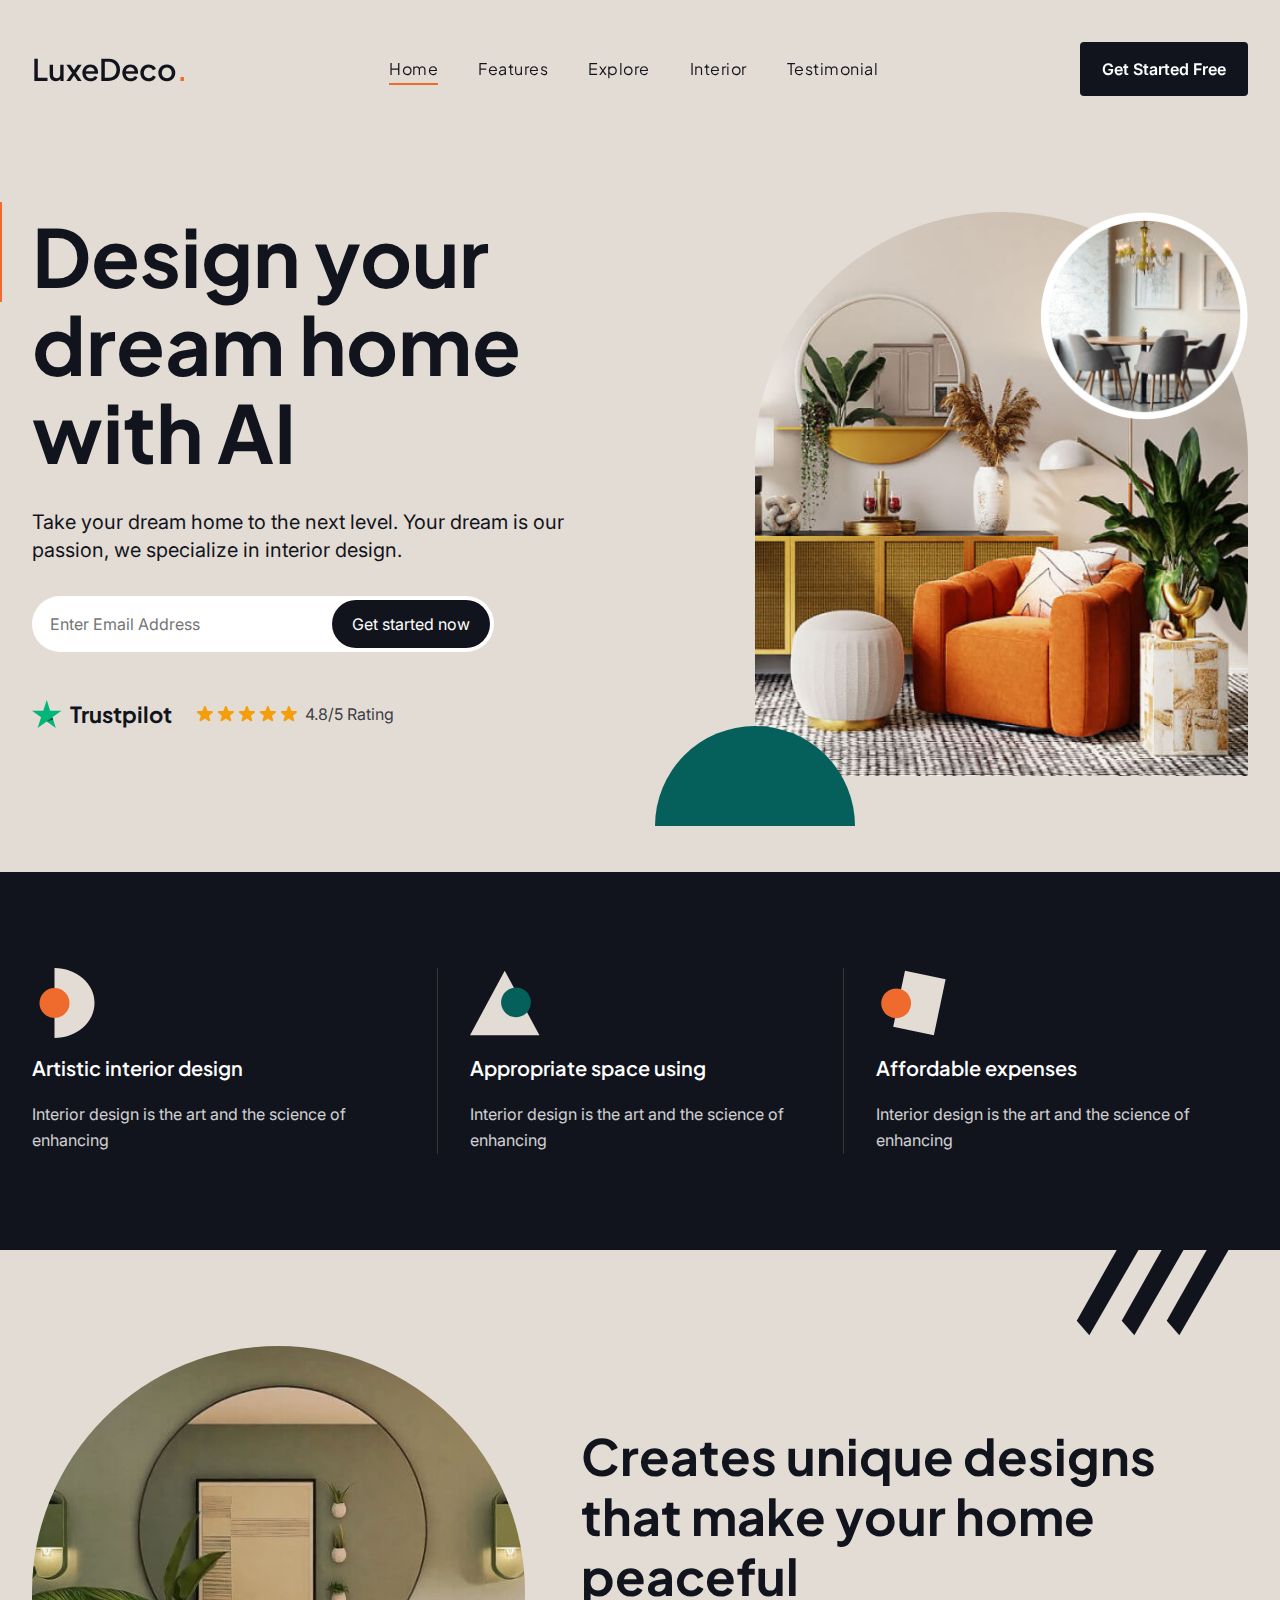
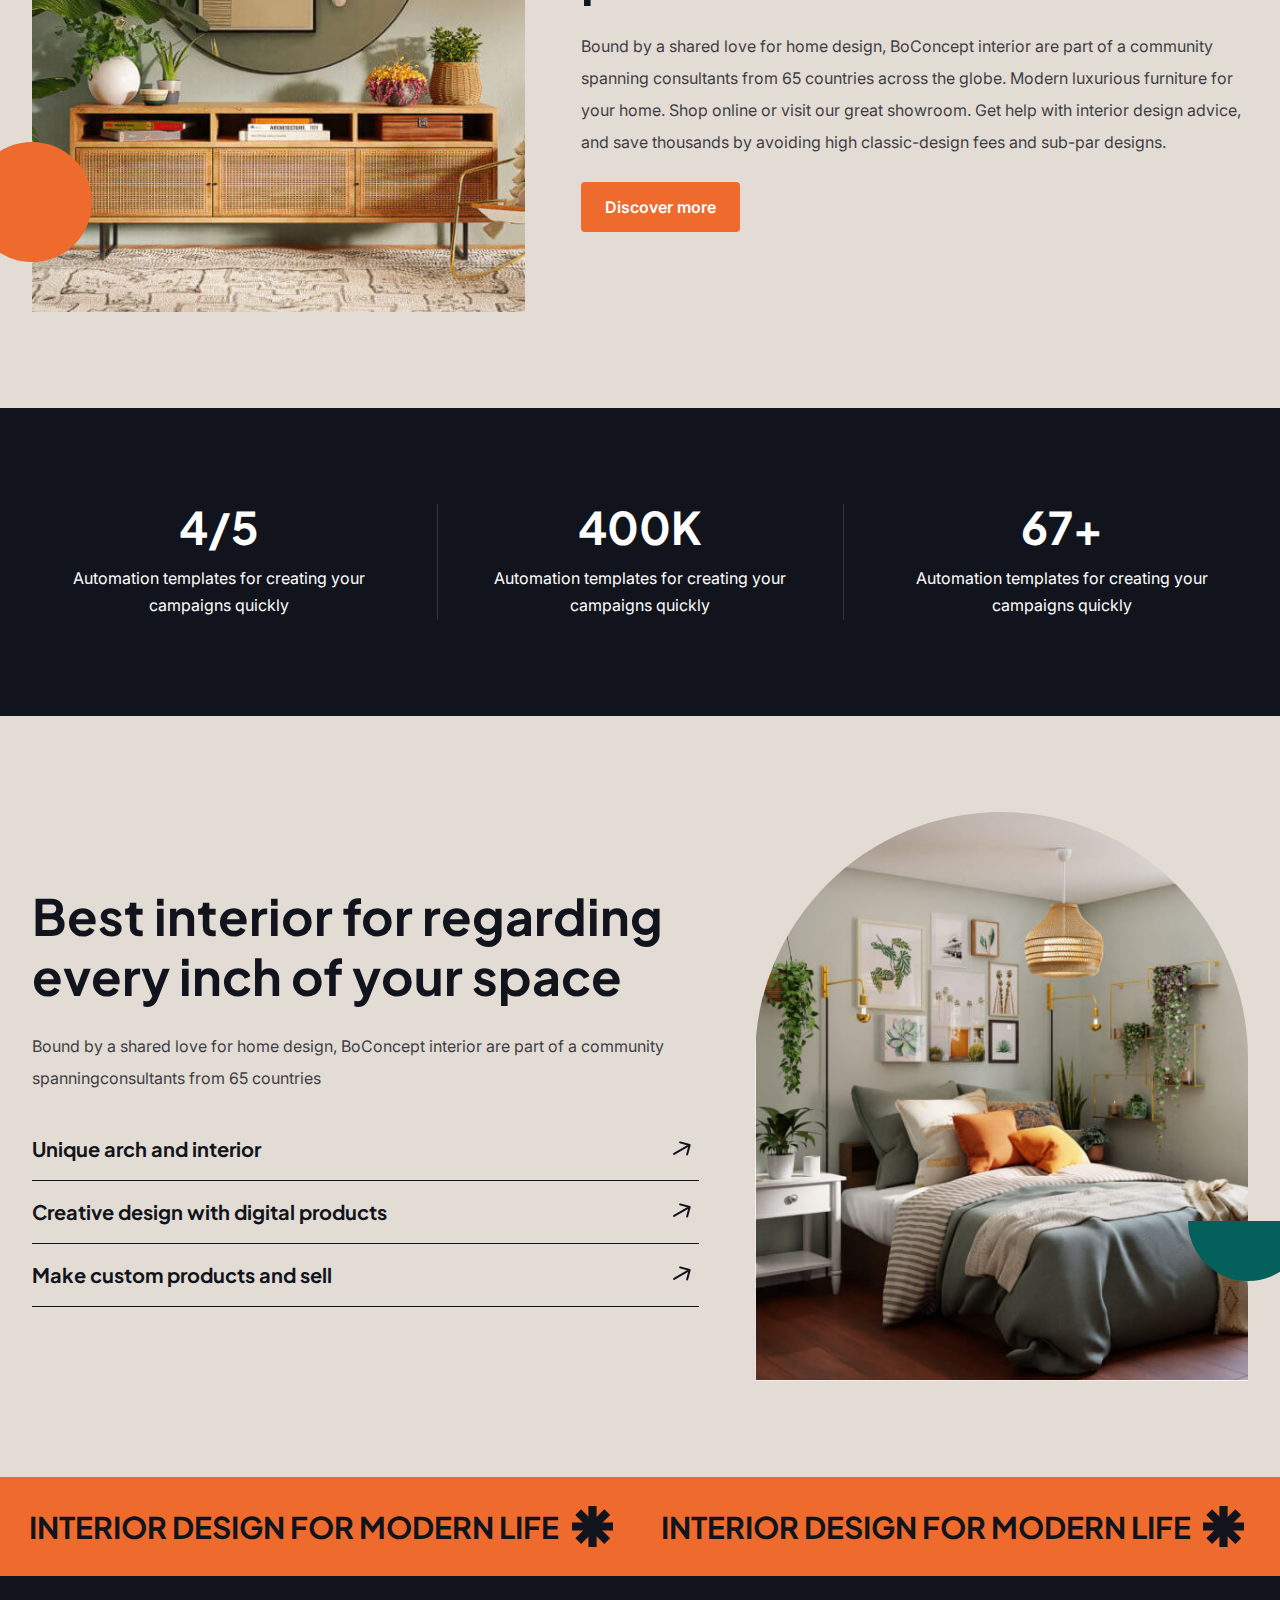
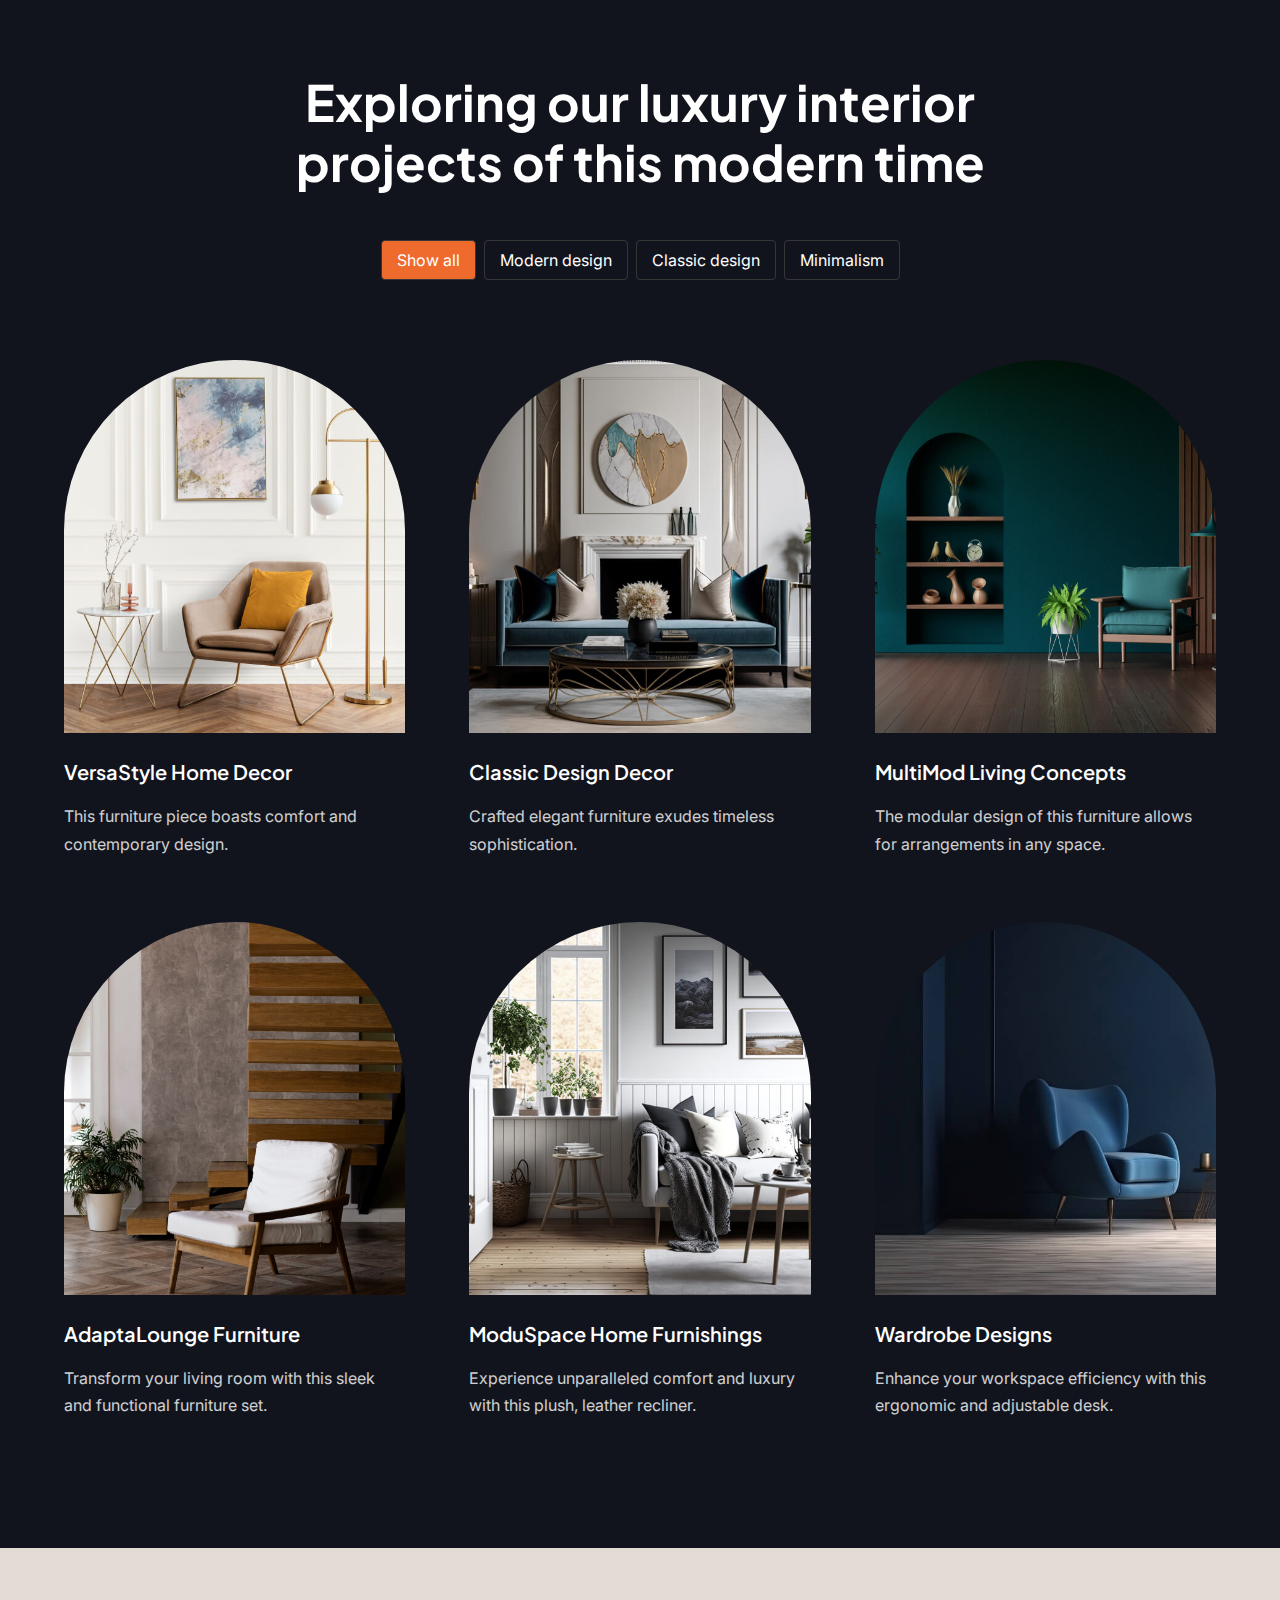
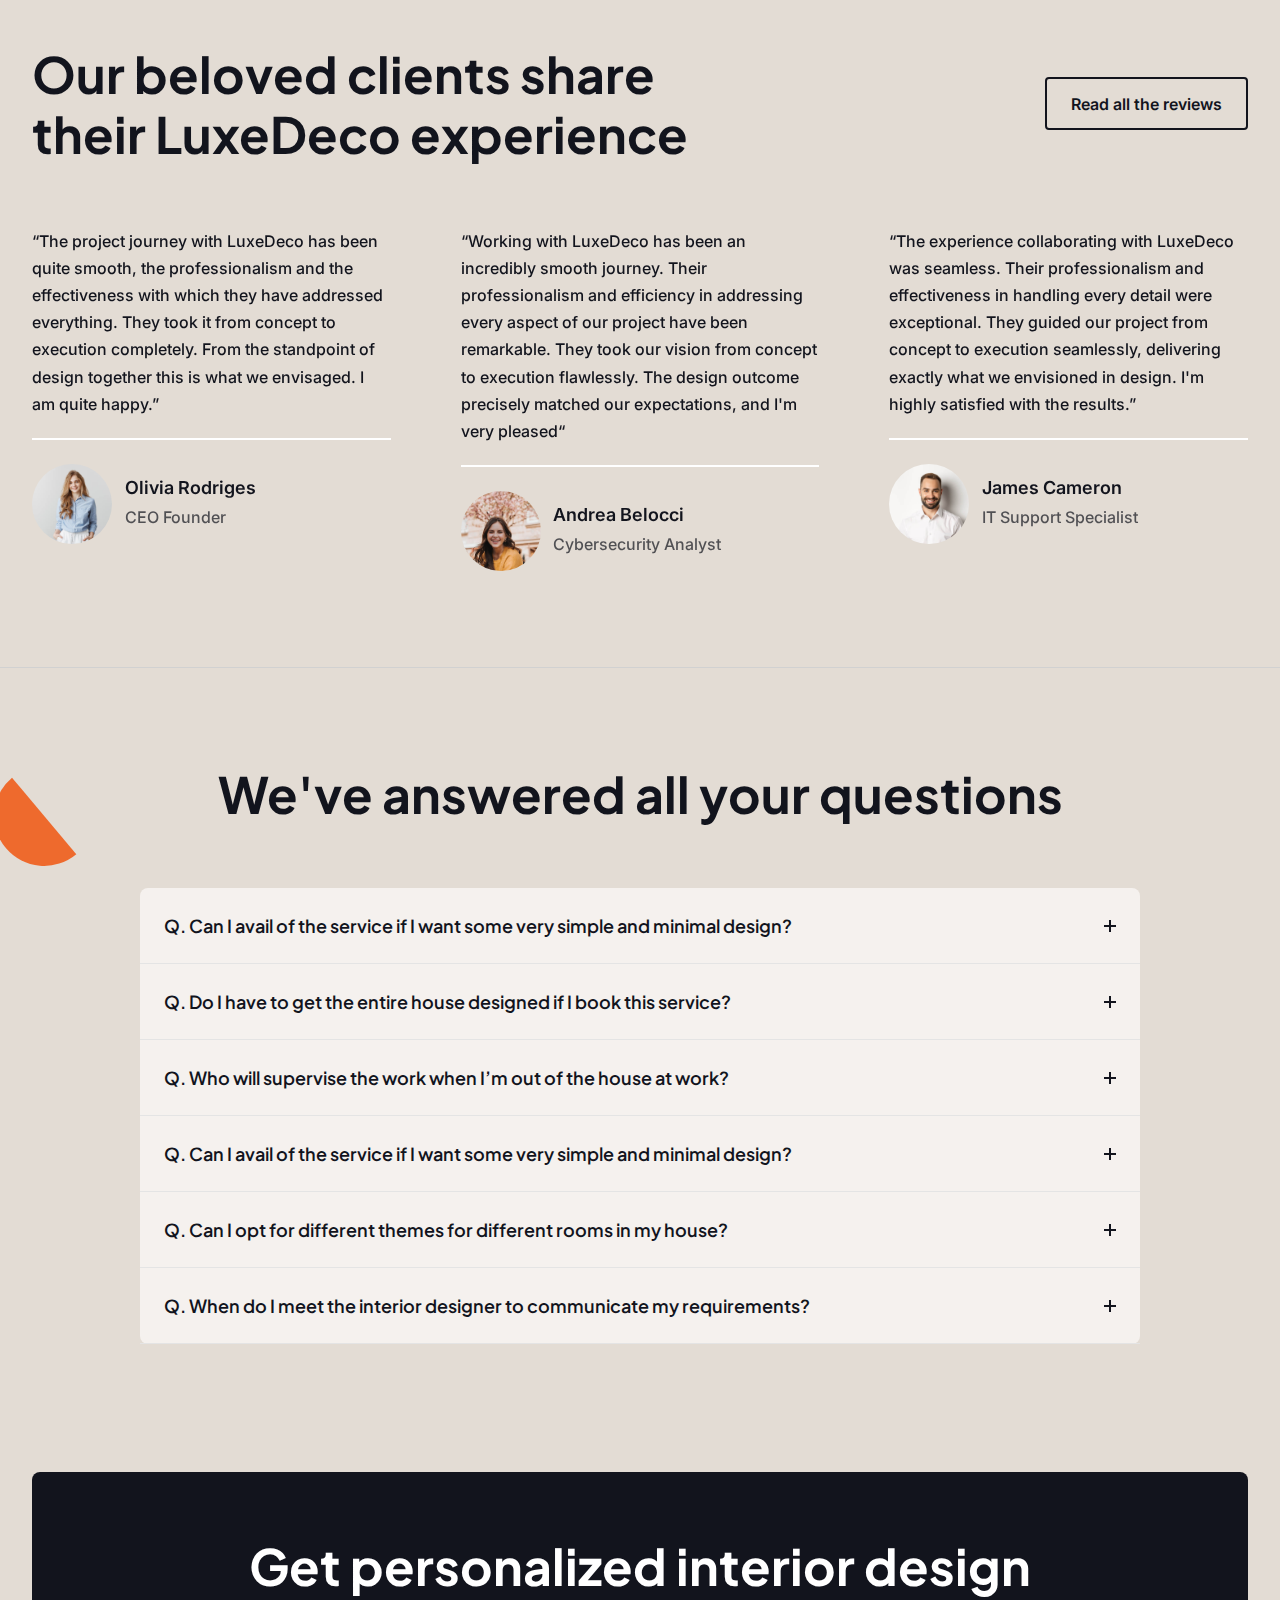
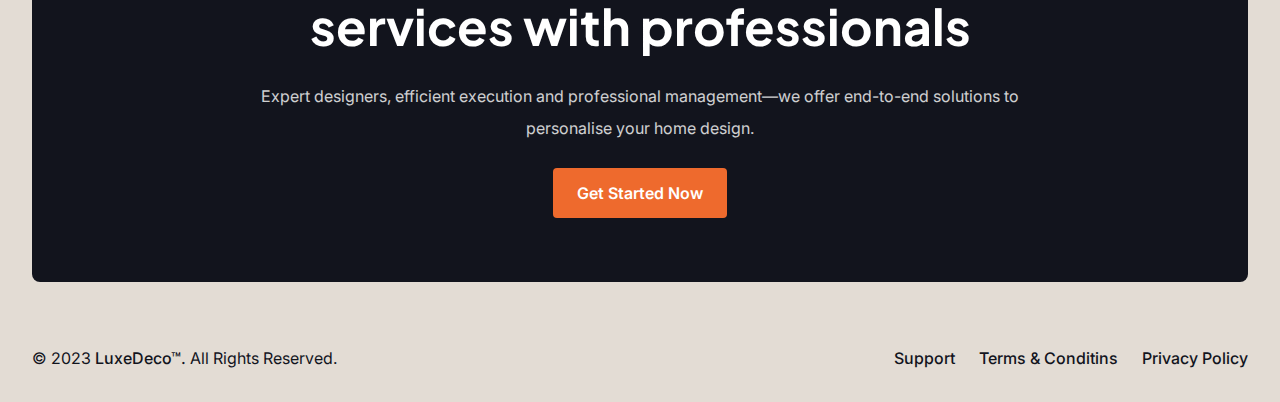
<file: index.html>
<!doctype html>
<html lang="zxx">

<head>
    <meta charset="UTF-8" />
    <meta http-equiv="X-UA-Compatible" content="IE=edge" />
    <meta name="viewport" content="width=device-width, initial-scale=1, shrink-to-fit=no">
    <meta name="author" content="MIGOTHEMES"/>
    <meta name="keywords" content="LuxeDeco - Portfolio Template" />
    <meta name="description" content="LuxeDeco - Portfolio Template" />
    <title>LuxeDeco - Portfolio Template</title>
    <link rel="shortcut icon" type="image/x-icon" href="favicon.ico" />
    <link rel="preconnect" href="https://fonts.googleapis.com">
    <link rel="preconnect" href="https://fonts.gstatic.com" crossorigin>
    <link href="https://fonts.googleapis.com/css2?family=Inter:wght@400;500;600&family=Plus+Jakarta+Sans:wght@500;600;700&display=swap" rel="stylesheet">
    <link rel="stylesheet" type="text/css" href="src/css/vendor/owl-carousel/owl.carousel.min.css">
    <link rel="stylesheet" type="text/css" href="src/css/vendor/magnific/magnific-popup.min.css">

    <link rel="stylesheet" type="text/css" href="src/css/style.css">

</head>
<body class="body">
      <!-- PRELOADER -->
    <div id="preloader">
        <div class="loader-wrapper">
            <span class="loader"></span>
        </div>
    </div>

     <!-- Header -->
     <header class="primary-header" data-header>
        <div class="container">
            <a href="#" class="logo">
                <h4>LuxeDeco<span class="dot">.</span></h4>
            </a>
            <nav class="navbar" data-navbar>
                <div class="wrapper">
                    <div class="header-logo logo">
                        <h4>LuxeDeco<span class="dot">.</span></h4>
                    </div>
                    <button class="nav-close-btn" aria-label="close menu" data-nav-toggler>
                        <img src="src/img/close.svg" alt="">
                    </button>
                </div>
                <ul class="navbar-list scroll-it">
                    <li class="navbar-item">
                        <a href="#" class="navbar-link" data-scroll-nav="0" data-nav-link>Home</a>
                    </li>
                    <li class="navbar-item">
                        <a href="#" class="navbar-link" data-scroll-nav="1" data-nav-link>Features</a>
                    </li>
                    <li class="navbar-item">
                        <a href="#" class="navbar-link" data-scroll-nav="2" data-nav-link>Explore</a>
                    </li>
                    <li class="navbar-item">
                        <a href="#" class="navbar-link" data-scroll-nav="3" data-nav-link>Interior</a>
                    </li>
                    <li class="navbar-item">
                        <a href="#" class="navbar-link" data-scroll-nav="4" data-nav-link>Testimonial</a>
                    </li>
                </ul>
            </nav>
            <div class="header-actions">
                <div class="btn-1">
                    <a href="#">Get Started Free</a>
                </div>
                <button class="header-action-btn" aria-label="open menu" data-nav-toggler>
                    <div type="button" class="burger-menu" aria-hidden="true">
                        <span></span>
                        <span></span>
                        <span></span>
                    </div>
                </button>
            </div>
            <div class="overlay" data-nav-toggler data-overlay></div>
        </div>
    </header>
    <main class="main-wrapper">
        
        <!-- Hero section -->
        <section data-scroll-index="0" class="hero-section section">
            <div class="container">
                <div class="hero-box">
                    <div class="hero-item">
                        <div class="hero-text">
                            <h1>Design your dream home with AI</h1>
                            <p>Take your dream home to the next level. Your dream is our passion, we specialize in interior design.</p>
                            <div class="shape"></div>
                        </div>
                        <form class="email-form" action="#">
                            <div class="email-box">
                                <input type="text" placeholder="Enter Email Address">
                                <button><span>Get started now</span></button>
                            </div>
                        </form>
                        <div class="rating-box">
                            <div class="rating-item">
                                <img src="src/img/Hero/trust-pilot.svg" alt="">
                                <h6>Trustpilot</h6>
                            </div>
                            <div class="rating-item">
                                <div class="rating-stars">
                                    <div class="rating-star"><img src="src/img/Hero/rating-star.svg" alt=""></div>
                                    <div class="rating-star"><img src="src/img/Hero/rating-star.svg" alt=""></div>
                                    <div class="rating-star"><img src="src/img/Hero/rating-star.svg" alt=""></div>
                                    <div class="rating-star"><img src="src/img/Hero/rating-star.svg" alt=""></div>
                                    <div class="rating-star"><img src="src/img/Hero/rating-star.svg" alt=""></div>
                                </div>
                                <p>4.8/5 Rating</p>
                            </div>
                        </div>
                    </div>
                    <div class="hero-item">
                        <div class="hero-image">
                            <div class="hero-effect"><img src="src/img/Hero/hero-small.png" alt=""></div>
                            <div class="shape"></div>
                            <img src="src/img/Hero/hero-interior.jpg" alt="">
                        </div>
                    </div>
                </div>
            </div>
        </section>
        <!-- Hero section end -->

        <!-- Artistic section -->
        <section data-scroll-index="1"  class="artistic-section section">
            <div class="container">
                <div class="artistic-box">
                    <div class="artistic-item">
                        <img class="artistic-icon" src="src/img/Atristic/artistic-icon-1.svg" alt="">
                        <h5>Artistic interior design</h5>
                        <p>Interior design is the art and the science of enhancing </p>
                    </div>
                    <div class="artistic-item">
                        <img class="artistic-icon" src="src/img/Atristic/artistic-icon-2.svg" alt="">
                        <h5>Appropriate space using</h5>
                        <p>Interior design is the art and the science of enhancing </p>
                    </div>
                    <div class="artistic-item">
                        <img class="artistic-icon" src="src/img/Atristic/artistic-icon-3.svg" alt="">
                        <h5>Affordable expenses</h5>
                        <p>Interior design is the art and the science of enhancing </p>
                    </div>
                </div>
            </div>
        </section>
        <!-- Artistic section end -->

        <!-- Discover section -->
        <section class="discover-section section">
            <div class="container">
                <div class="lines-shape">
                    <img src="src/img/Discover/lines-shape.svg" alt="">
                </div>
                <div class="discover-box">
                    <div class="discover-item">
                        <div class="discover-image">
                            <div class="shape"></div>
                            <img src="src/img/Discover/discover-interior.jpg" alt="">
                        </div>                     
                    </div>
                    <div class="discover-item">
                        <div class="discover-text section-text">
                            <h3>Creates unique designs that make your home peaceful</h3>
                            <p>Bound by a shared love for home design, 
                                BoConcept interior are part of a community spanning consultants 
                                from 65 countries across the globe. Modern luxurious furniture for your home. 
                                Shop online or visit our great showroom. Get help with interior design advice, 
                                and save thousands by avoiding high classic-design fees and sub-par designs.
                            </p>
                        </div>
                        <div class="btn-2"><a href="#">Discover more</a></div>
                    </div>
                </div>
            </div>
        </section>
        <!-- Discover section end -->

        <!-- Counter section -->
        <section class="counter-section section">
            <div class="container">
                <div class="counter-box">
                    <div class="counter-item">
                        <h4><span class="counter">4</span>/5</h4>
                        <p>Automation templates for creating your campaigns quickly</p>
                    </div>
                    <div class="counter-item">
                        <h4><span class="counter">400</span>K</h4>
                        <p>Automation templates for creating your campaigns quickly</p>
                    </div>
                    <div class="counter-item">
                        <h4><span class="counter">67</span>+</h4>
                        <p>Automation templates for creating your campaigns quickly</p>
                    </div>
                </div>
            </div>
        </section>
        <!-- Counter section end -->

        <!-- Unique section -->
        <section data-scroll-index="2" class="unique-section section">
            <div class="container">
                <div class="unique-box">
                    <div class="unique-item">
                        <div class="unique-text section-text">
                            <h3>Best interior for regarding every inch of your space</h3>
                            <p>Bound by a shared love for home design, BoConcept interior are part of a community spanningconsultants from 65 countries</p>
                        </div>
                        <ul class="unique-products">
                            <li class="products-box">
                                <h5>Unique arch and interior</h5>
                                <a href="#"><img src="src/img/Unique/arrow-right.svg" alt=""></a>
                            </li>
                            <li class="products-box">
                                <h5>Creative design with digital products</h5>
                                <a href="#"><img src="src/img/Unique/arrow-right.svg" alt=""></a>
                            </li>
                            <li class="products-box">
                                <h5>Make custom products and sell</h5>
                                <a href="#"><img src="src/img/Unique/arrow-right.svg" alt=""></a>
                            </li>
                        </ul>
                    </div>
                    <div class="unique-item">
                        <div class="unique-image">
                            <div class="shape"></div>
                            <img src="src/img/Unique/unique-interior.jpg" alt="">
                        </div>
                    </div>
                </div>
            </div>
        </section>  
        <!-- Unique section end -->

        <!-- Scroller section -->
        <section class="scroller-section">
            <div class="scroller-box">
                <ul class="scroller-list">   
                    <li class="scroller-item">
                        <h3>INTERIOR DESIGN FOR MODERN LIFE</h3>
                        <img src="src/img/scroller-icon.svg" alt="">
                    </li>
                    <li class="scroller-item">
                        <h3>INTERIOR DESIGN FOR MODERN LIFE</h3>
                        <img src="src/img/scroller-icon.svg" alt="">
                    </li>
                    <li class="scroller-item">
                        <h3>INTERIOR DESIGN FOR MODERN LIFE</h3>
                        <img src="src/img/scroller-icon.svg" alt="">
                    </li>                                 
                </ul>
              </div>
        </section>
        <!-- Scroller section end -->

        <!-- Masonry section -->
        <section data-scroll-index="3" class="masonry-section section">
            <div class="container">
                <div class="section-text">
                    <h3>Exploring our luxury interior projects of this modern time</h3>
                </div>
                <div class="button-group-wrap">
                    <div id="filters" class="button-group filter-button-group">
                        <button class="masonry-button is-checked" data-filter="*">Show all</button>
                        <button class="masonry-button" data-filter=".modern-design">Modern design</button>
                        <button class="masonry-button" data-filter=".classic-design">Classic design</button>
                        <button class="masonry-button" data-filter=".minimalism">Minimalism</button>
                    </div>
                </div>
                <div class="masonry-listing lightbox-gallery">
                    <div class="masonry-item modern-design">
                        <div class="masonry-image">
                            <a class="open-button gallery-link" href="#test-popup-1" data-effect="mfp-zoom-in"><img src="src/img/plus.svg" alt=""></a>
                            <img src="src/img/Interior/interior-image-1.jpg" alt="">
                        </div>
                        <div class="masonry-text">
                            <h5>VersaStyle Home Decor</h5>
                            <p>This furniture piece boasts comfort and contemporary design.</p>
                        </div>
        
                        <div id="test-popup-1" class="white-popup mfp-with-anim mfp-hide">
                            <div class="popup-box">
                                <div class="popup-image">
                                    <img src="src/img/Interior/interior-image-1.jpg" alt="">
                                </div>
                                <div class="popup-content">
                                    <div class="popup-title">
                                        <h5>VersaStyle Home Decor</h5>
                                    </div>
                                    <div class="popup-text">
                                        <h6>Description</h6>
                                        <p>Refined design, elegant details, exquisite atmosphere. 
                                            Understated, sophisticated, graceful aesthetics. 
                                            Delicate balance, timeless elegance, precise craftsmanship. 
                                            Functional beauty, luxurious simplicity, harmonious elements.
                                        </p>
                                        <h6>Type</h6>
                                        <p>Versatile design, distinctive features, unique characteristics, 
                                            adaptable style, individualized options.
                                        </p>
                                        <h6>Budget</h6>
                                        <p>Practical costs, flexible pricing, tailored solutions, 
                                            adjustable expenses.
                                        </p>
                                    </div>
                                </div>
                            </div>
                        </div>
                    </div>
                    <div class="masonry-item classic-design">
                        <div class="masonry-image">
                            <a class="open-button gallery-link" href="#test-popup-2" data-effect="mfp-zoom-in"><img src="src/img/plus.svg" alt=""></a>
                            <img src="src/img/Interior/interior-image-7.jpg" alt="">
                        </div>
                        <div class="masonry-text">
                            <h5>Classic Design Decor</h5>
                            <p>Crafted elegant furniture exudes timeless sophistication.</p>
                        </div>
                        <div id="test-popup-2" class="white-popup mfp-with-anim mfp-hide">
                            <div class="popup-box">
                                <div class="popup-image">
                                    <img src="src/img/Interior/interior-image-7.jpg" alt="">
                                </div>
                                <div class="popup-content">
                                    <div class="popup-title">
                                        <h5>Classic Design Decor</h5>
                                    </div>
                                    <div class="popup-text">
                                        <h6>Description</h6>
                                        <p>Refined design, elegant details, exquisite atmosphere. 
                                            Understated, sophisticated, graceful aesthetics. 
                                            Delicate balance, timeless elegance, precise craftsmanship. 
                                            Functional beauty, luxurious simplicity, harmonious elements.
                                        </p>
                                        <h6>Type</h6>
                                        <p>Versatile design, distinctive features, unique characteristics, 
                                            adaptable style, individualized options.
                                        </p>
                                        <h6>Budget</h6>
                                        <p>Practical costs, flexible pricing, tailored solutions, 
                                            adjustable expenses.
                                        </p>
                                    </div>
                                </div>
                            </div>
                        </div>
                    </div>
                    <div class="masonry-item minimalism">
                        <div class="masonry-image">
                            <a class="open-button gallery-link" href="#test-popup-3" data-effect="mfp-zoom-in"><img src="src/img/plus.svg" alt=""></a>
                            <img src="src/img/Interior/interior-image-2.jpg" alt="">
                        </div>
                        <div class="masonry-text">
                            <h5>MultiMod Living Concepts</h5>
                            <p>The modular design of this furniture allows for arrangements in any space.</p>
                        </div>
        
                        <div id="test-popup-3" class="white-popup mfp-with-anim mfp-hide">
                            <div class="popup-box">
                                <div class="popup-image">
                                    <img src="src/img/Interior/interior-image-2.jpg" alt="">
                                </div>
                                <div class="popup-content">
                                    <div class="popup-title">
                                        <h5>MultiMod Living Concepts</h5>
                                    </div>
                                    <div class="popup-text">
                                        <h6>Description</h6>
                                        <p>Refined design, elegant details, exquisite atmosphere. 
                                            Understated, sophisticated, graceful aesthetics. 
                                            Delicate balance, timeless elegance, precise craftsmanship. 
                                            Functional beauty, luxurious simplicity, harmonious elements.
                                        </p>
                                        <h6>Type</h6>
                                        <p>Versatile design, distinctive features, unique characteristics, 
                                            adaptable style, individualized options.
                                        </p>
                                        <h6>Budget</h6>
                                        <p>Practical costs, flexible pricing, tailored solutions, 
                                            adjustable expenses.
                                        </p>
                                    </div>
                                </div>
                            </div>
                        </div>
                    </div>
                    <div class="masonry-item minimalism">
                        <div class="masonry-image">
                            <a class="open-button gallery-link" href="#test-popup-4" data-effect="mfp-zoom-in"><img src="src/img/plus.svg" alt=""></a>
                            <img src="src/img/Interior/interior-image-3.jpg" alt="">
                        </div>
                        <div class="masonry-text">
                            <h5>AdaptaLounge Furniture</h5>
                            <p>Transform your living room with this sleek and functional furniture set.</p>
                        </div>
        
                        <div id="test-popup-4" class="white-popup mfp-with-anim mfp-hide">
                            <div class="popup-box">
                                <div class="popup-image">
                                    <img src="src/img/Interior/interior-image-3.jpg" alt="">
                                </div>
                                <div class="popup-content">
                                    <div class="popup-title">
                                        <h5>AdaptaLounge Furniture</h5>
                                    </div>
                                    <div class="popup-text">
                                        <h6>Description</h6>
                                        <p>Refined design, elegant details, exquisite atmosphere. 
                                            Understated, sophisticated, graceful aesthetics. 
                                            Delicate balance, timeless elegance, precise craftsmanship. 
                                            Functional beauty, luxurious simplicity, harmonious elements.
                                        </p>
                                        <h6>Type</h6>
                                        <p>Versatile design, distinctive features, unique characteristics, 
                                            adaptable style, individualized options.
                                        </p>
                                        <h6>Budget</h6>
                                        <p>Practical costs, flexible pricing, tailored solutions, 
                                            adjustable expenses.
                                        </p>
                                    </div>
                                </div>
                            </div>
                        </div>
                    </div>
                    <div class="masonry-item modern-design">
                        <div class="masonry-image">
                            <a class="open-button gallery-link" href="#test-popup-5" data-effect="mfp-zoom-in"><img src="src/img/plus.svg" alt=""></a>
                            <img src="src/img/Interior/interior-image-4.jpg" alt="">
                        </div>
                        <div class="masonry-text">
                            <h5>ModuSpace Home Furnishings</h5>
                            <p>Experience unparalleled comfort and luxury with this plush, leather recliner.</p>
                        </div>
        
                        <div id="test-popup-5" class="white-popup mfp-with-anim mfp-hide">
                            <div class="popup-box">
                                <div class="popup-image">
                                    <img src="src/img/Interior/interior-image-4.jpg" alt="">
                                </div>
                                <div class="popup-content">
                                    <div class="popup-title">
                                        <h5>ModuSpace Home Furnishings</h5>
                                    </div>
                                    <div class="popup-text">
                                        <h6>Description</h6>
                                        <p>Refined design, elegant details, exquisite atmosphere. 
                                            Understated, sophisticated, graceful aesthetics. 
                                            Delicate balance, timeless elegance, precise craftsmanship. 
                                            Functional beauty, luxurious simplicity, harmonious elements.
                                        </p>
                                        <h6>Type</h6>
                                        <p>Versatile design, distinctive features, unique characteristics, 
                                            adaptable style, individualized options.
                                        </p>
                                        <h6>Budget</h6>
                                        <p>Practical costs, flexible pricing, tailored solutions, 
                                            adjustable expenses.
                                        </p>
                                    </div>
                                </div>
                            </div>
                        </div>
                    </div>
                    <div class="masonry-item classic-design">
                        <div class="masonry-image">
                            <a class="open-button gallery-link" href="#test-popup-6" data-effect="mfp-zoom-in"><img src="src/img/plus.svg" alt=""></a>
                            <img src="src/img/Interior/interior-image-5.jpg" alt="">
                        </div>
                        <div class="masonry-text">
                            <h5>Wardrobe Designs</h5>
                            <p>Enhance your workspace efficiency with this ergonomic and adjustable desk.</p>
                        </div>
        
                        <div id="test-popup-6" class="white-popup mfp-with-anim mfp-hide">
                            <div class="popup-box">
                                <div class="popup-image">
                                    <img src="src/img/Interior/interior-image-5.jpg" alt="">
                                </div>
                                <div class="popup-content">
                                    <div class="popup-title">
                                        <h5>Wardrobe Designs</h5>
                                    </div>
                                    <div class="popup-text">
                                        <h6>Description</h6>
                                        <p>Refined design, elegant details, exquisite atmosphere. 
                                            Understated, sophisticated, graceful aesthetics. 
                                            Delicate balance, timeless elegance, precise craftsmanship. 
                                            Functional beauty, luxurious simplicity, harmonious elements.
                                        </p>
                                        <h6>Type</h6>
                                        <p>Versatile design, distinctive features, unique characteristics, 
                                            adaptable style, individualized options.
                                        </p>
                                        <h6>Budget</h6>
                                        <p>Practical costs, flexible pricing, tailored solutions, 
                                            adjustable expenses.
                                        </p>
                                    </div>
                                </div>
                            </div>
                        </div>
                    </div>
                </div>
            </div>
        </section>
        <!-- Masonry section end -->

        <!-- Testimonial section -->
        <section data-scroll-index="4" class="testimonial-section section">
            <div class="container">
                <div class="section-text">
                    <h3>Our beloved clients share their LuxeDeco experience</h3>
                    <div class="btn-3"><a href="#">Read all the reviews</a></div>
                </div>
                <div id="testimonial-carousel" class="testimonial-carousel owl-carousel" data-loop="true" data-items="3" data-lg-items="3"
                    data-md-items="2" data-autoplay="true" data-autospeed="7000" data-space="70" data-nav-dots="false" data-nav-arrow="false" data-smartspeed="500"> 
                    <div class="testimonial-item bg-neutral-100">
                        <div class="testimonial-text">
                            <p>
                                “The project journey with LuxeDeco has been quite smooth, 
                                the professionalism and the effectiveness  with which they have addressed everything. 
                                They took it from concept to execution completely. 
                                From the standpoint of design together this is what we envisaged. I am quite happy.”
                            </p>
                        </div>
                        <div class="testimonial-info">
                            <div class="testimonial-image">
                                <img src="src/img/Testimonial/testimonial-image-1.jpg" alt="">
                            </div>
                            <div>
                                <p class="testimonial-name">Olivia Rodriges</p>
                                <span class="testimonial-prof">CEO Founder</span> 
                            </div>
                        </div>
                    </div>
                    <div class="testimonial-item bg-neutral-200">
                        <div class="testimonial-text">
                            <p>“Working with LuxeDeco has been an incredibly smooth journey. 
                                Their professionalism and efficiency in addressing every aspect of our project have been remarkable. 
                                They took our vision from concept to execution flawlessly. 
                                The design outcome precisely matched our expectations, and I'm very pleased“
                            </p>
                        </div>
                        <div class="testimonial-info">
                            <div class="testimonial-image">
                                <img src="src/img/Testimonial/testimonial-image-2.jpg" alt="">
                            </div>
                            <div>
                                <p class="testimonial-name">Andrea Belocci</p>
                                <span class="testimonial-prof">Cybersecurity Analyst</span>
                            </div>
                        </div>
                    </div>
                    <div class="testimonial-item bg-neutral-300">
                        <div class="testimonial-text">
                            <p>
                                “The experience collaborating with LuxeDeco was seamless. 
                                Their professionalism and effectiveness in handling every detail were exceptional. 
                                They guided our project from concept to execution seamlessly, delivering exactly what we envisioned in design. 
                                I'm highly satisfied with the results.”
                            </p> 
                        </div>
                        <div class="testimonial-info">
                            <div class="testimonial-image">
                                <img src="src/img/Testimonial/testimonial-image-3.jpg" alt="">
                            </div>
                            <div>
                                <p class="testimonial-name">James Cameron</p>
                                <span class="testimonial-prof">IT Support Specialist</span> 
                            </div>
                        </div>
                    </div>
                    <div class="testimonial-item bg-neutral-100">
                        <div class="testimonial-text">
                            <p>
                                “I'm delighted with the partnership with LuxeDeco. 
                                Their professionalism and efficiency in bringing ideas to life have been outstanding. 
                                They navigated our project from conception to completion flawlessly. 
                                The design perfectly aligned with our vision, and I couldn't be happier.“
                            </p>
                        </div>
                        <div class="testimonial-info">
                            <div class="testimonial-image">
                                <img src="src/img/Testimonial/testimonial-image-4.jpg" alt="">
                            </div>
                            <div>
                                <p class="testimonial-name">Mark Johnson</p>
                                <span class="testimonial-prof">Database Administrator</span> 
                            </div>
                        </div>
                    </div>
                    <div class="testimonial-item bg-neutral-300">
                        <div class="testimonial-text">
                            <p>
                                “Lorem ipsum dolor sit amet consectetur adipisicing elit. Quia nihil, libero ex ad numquam iste. Ratione aut quia sequi voluptates delectus, aliquam numquam! Perferendis minima tenetur natus eum.“
                            </p>
                        </div>
                        <div class="testimonial-info">
                            <div class="testimonial-image">
                                <img src="src/img/Testimonial/testimonial-image-5.jpg" alt="">
                            </div>
                            <div>
                                <p class="testimonial-name">Joseph Rodriguez</p>
                                <span class="testimonial-prof">Engineer</span>
                            </div>
                        </div>
                    </div>
                    <div class="testimonial-item bg-neutral-200">
                        <div class="testimonial-text">
                            <p>
                                “LuxeDeco has been phenomenal throughout our project journey. 
                                Their professionalism and effectiveness in execution were commendable. They transformed our concept into reality flawlessly. 
                                The design aspect was precisely what we envisioned. I'm thoroughly satisfied with their work.“
                            </p>
                        </div>
                        <div class="testimonial-info">
                            <div class="testimonial-image">
                                <img src="src/img/Testimonial/testimonial-image-6.jpg" alt="">
                            </div>
                            <div>
                                <p class="testimonial-name">Amelia Williams</p>
                                <span class="testimonial-prof">UI/UX Designer</span>
                            </div>
                        </div>
                    </div>
                </div>
            </div>
        </section>
        <!-- Testimonial section end -->


        <!-- Accordion Section -->
        <section data-scroll-index="5" class="accordion-section section">
            <div class="container">
                <div class="shape"></div>
                <div class="section-text">
                    <h3>We've answered all your questions</h3>
                </div>
                <div class="accordion-box">
                    <div class="accordion-item">
                        <div class="accordion-header">
                            <h6 class="accordion-title">
                                Q. Can I avail of the service if I want some very simple and minimal
                                design?
                            </h6>
                            <div class="accordion-icon"></div>
                        </div>
                        <div class="accordion-body">
                            <p>
                                Absolutely. Beautiful Homes Service offers personalised solutions for your interior design needs. 
                                Our designers talk to you in detail to understand your vision and help you design a space that is in sync.
                            </p>
                        </div>
                    </div>
                    <div class="accordion-item">
                        <div class="accordion-header">
                            <h6 class="accordion-title">
                                Q. Do I have to get the entire house designed if I book this service?
                            </h6>
                            <div class="accordion-icon"></div>
                        </div>
                        <div class="accordion-body">
                            <p>
                                Absolutely. Beautiful Homes Service offers personalised solutions for your interior design needs. 
                                Our designers talk to you in detail to understand your vision and help you design a space that is in sync.
                            </p>
                        </div>
                    </div>
                    <div class="accordion-item">
                        <div class="accordion-header">
                            <h6 class="accordion-title"> Q. Who will supervise the work when I’m out of the house at work?</h6>
                            <div class="accordion-icon"></div>
                        </div>
                        <div class="accordion-body">
                            <p>
                                Absolutely. Beautiful Homes Service offers personalised solutions for your interior design needs. 
                                Our designers talk to you in detail to understand your vision and help you design a space that is in sync.
                            </p>
                        </div>
                    </div>
                    <div class="accordion-item">
                        <div class="accordion-header">
                            <h6 class="accordion-title"> Q. Can I avail of the service if I want some very simple and minimal design?
                            </h6>
                            <div class="accordion-icon"></div>
                        </div>
                        <div class="accordion-body">
                            <p>
                                Absolutely. Beautiful Homes Service offers personalised solutions for your interior design needs. 
                                Our designers talk to you in detail to understand your vision and help you design a space that is in sync.                              
                            </p>
                        </div>
                    </div>
                    <div class="accordion-item">
                        <div class="accordion-header">
                            <h6 class="accordion-title"> Q. Can I opt for different themes for different rooms in my house?</h6>
                            <div class="accordion-icon"></div>
                        </div>
                        <div class="accordion-body">
                            <p>
                                Absolutely. Beautiful Homes Service offers personalised solutions for your interior design needs. 
                                Our designers talk to you in detail to understand your vision and help you design a space that is in sync.
                            </p>
                        </div>
                    </div>
                    <div class="accordion-item">
                        <div class="accordion-header">
                            <h6 class="accordion-title"> Q. When do I meet the interior designer to communicate my requirements?</h6>
                            <div class="accordion-icon"></div>
                        </div>
                        <div class="accordion-body">
                            <p>
                                Absolutely. Beautiful Homes Service offers personalised solutions for your interior design needs. 
                                Our designers talk to you in detail to understand your vision and help you design a space that is in sync.
                            </p>
                        </div>
                    </div>
                </div>
            </div>
        </section>
        <!-- Accordion section end -->

        <!-- CTA Section -->
        <section class="cta-section">
            <div class="container">
                <div class="cta-box">
                    <div class="shape"></div>
                    <div class="cta-text section-text">
                        <h3>Get personalized interior design services with professionals</h3>
                        <p>Expert designers, efficient execution and professional management—we offer end-to-end solutions to personalise your home design.</p> 
                        <div class="btn-2"><a href="#">Get Started Now</a></div>
                    </div>
                </div>
            </div>
        </section>
        <!-- CTA Section end -->
    </main>

    <!-- Footer -->
    <footer class="footer">
        <div class="container">
            <div class="footer-box">
                <div class="copyright-box">
                    © 2023 <a href="#">LuxeDeco™.</a> All Rights Reserved.
                </div>
                <nav class="footer-nav">
                    <ul class="footer-list">
                        <li><a href="#">Support</a></li>
                        <li><a href="#"> Terms & Conditins</a></li>
                        <li><a href="#">Privacy Policy</a></li>
                    </ul>
                </nav>
            </div>
        </div>
    </footer>
    <!-- Footer end -->

    <!-- Scroll to top button -->
    <button type="button" data-scroll-goto="0" class="scroll-to-top"><img src="src/img/arrow-up.svg" alt=""></button>
    <!-- Scroll to top button end -->

    <script src="src/js/jquery-3.7.1.min.js"></script>
    <script src="src/js/vendor/scroll-it/scrollIt.min.js"></script> 
    <script src="src/js/vendor/appear/jquery.appear.js"></script>
    <script src="src/js/vendor/imagesLoaded/imagesLoaded.min.js"></script>
    <script src="src/js/main.js"></script>
</body>

</html>
</file>
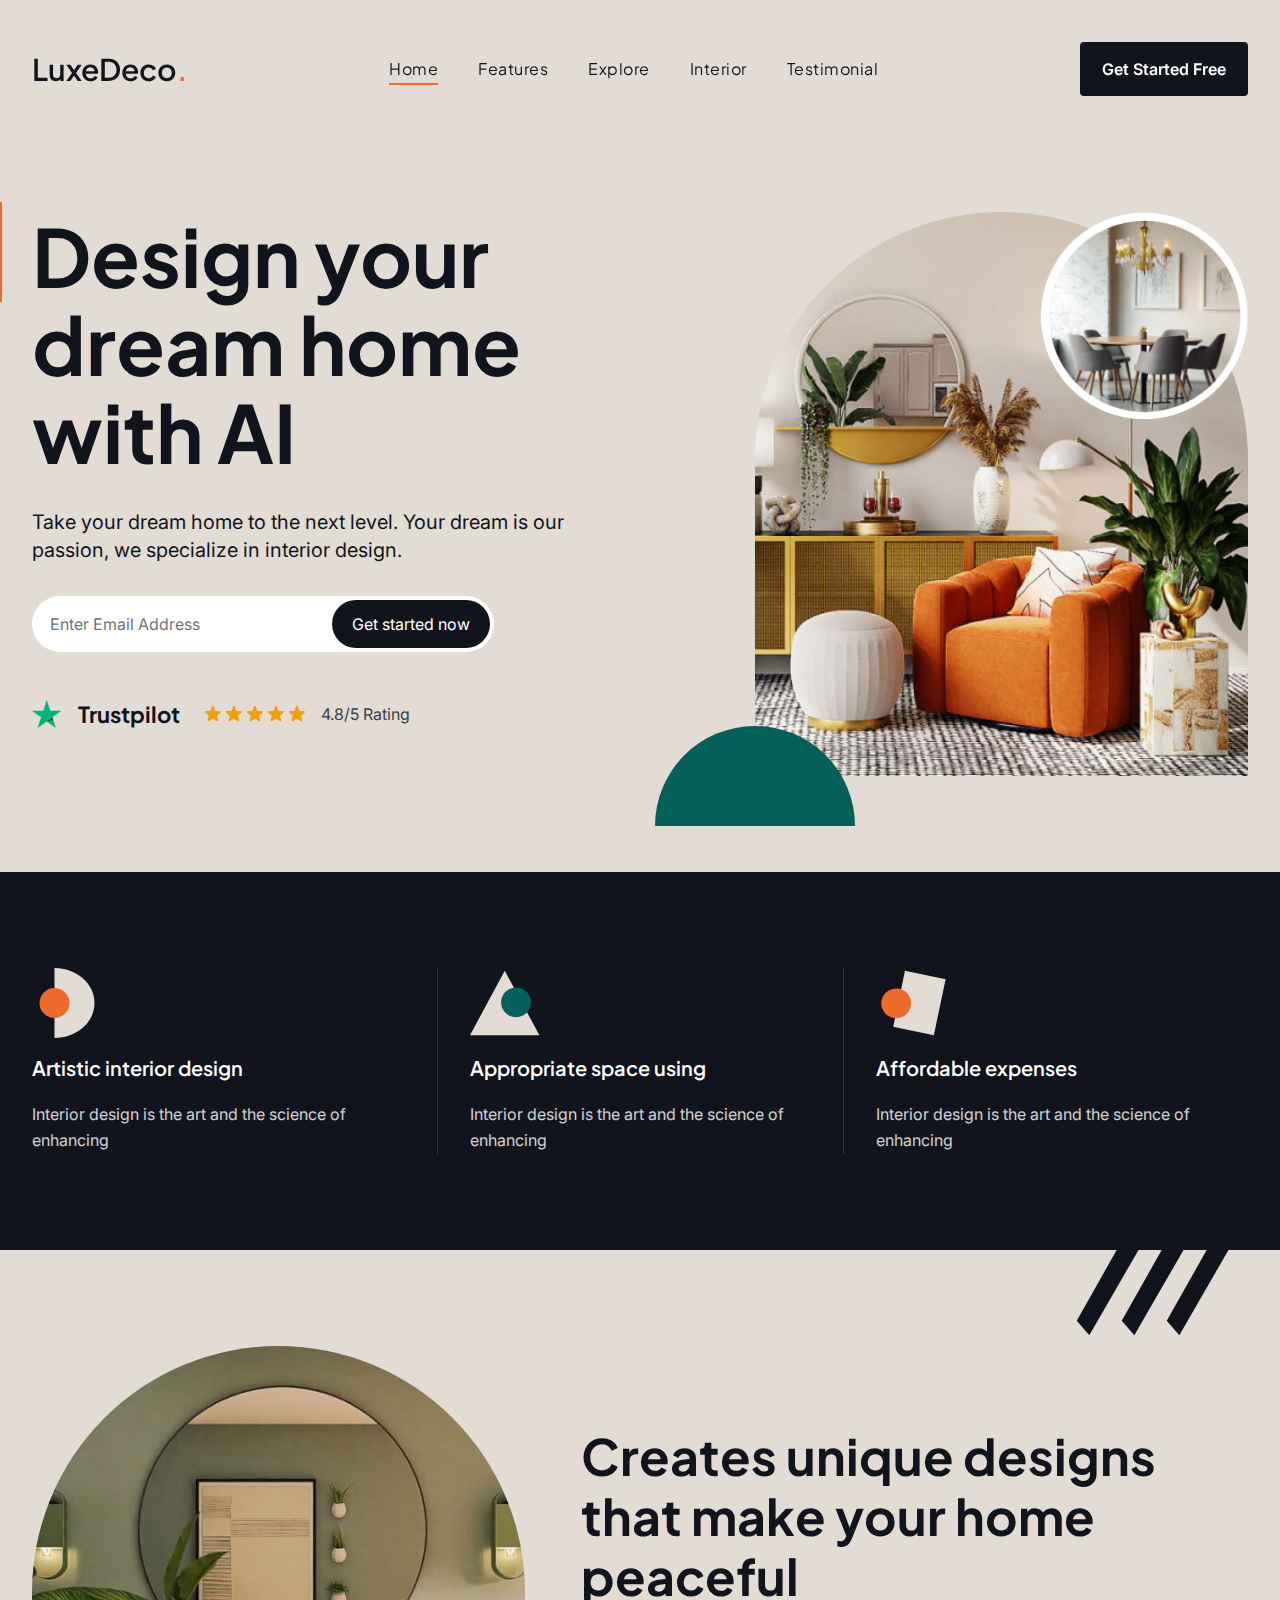
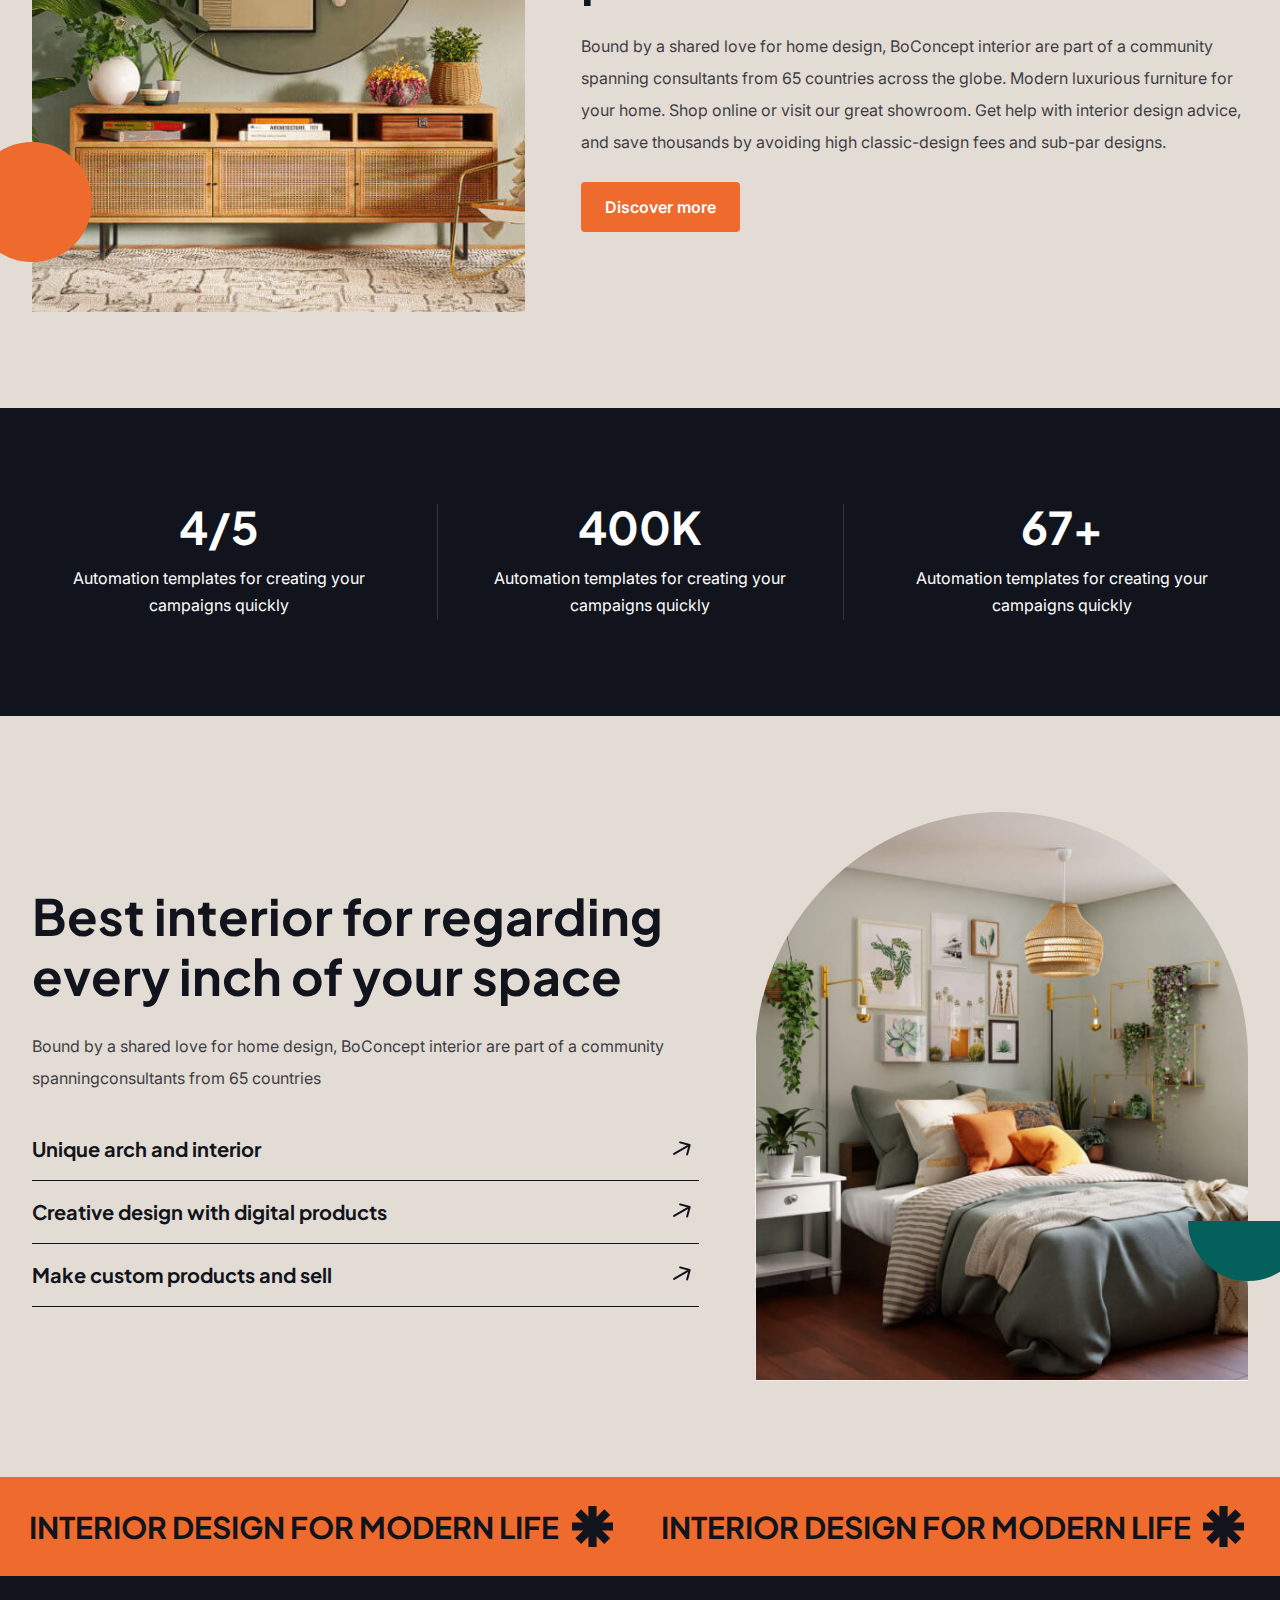
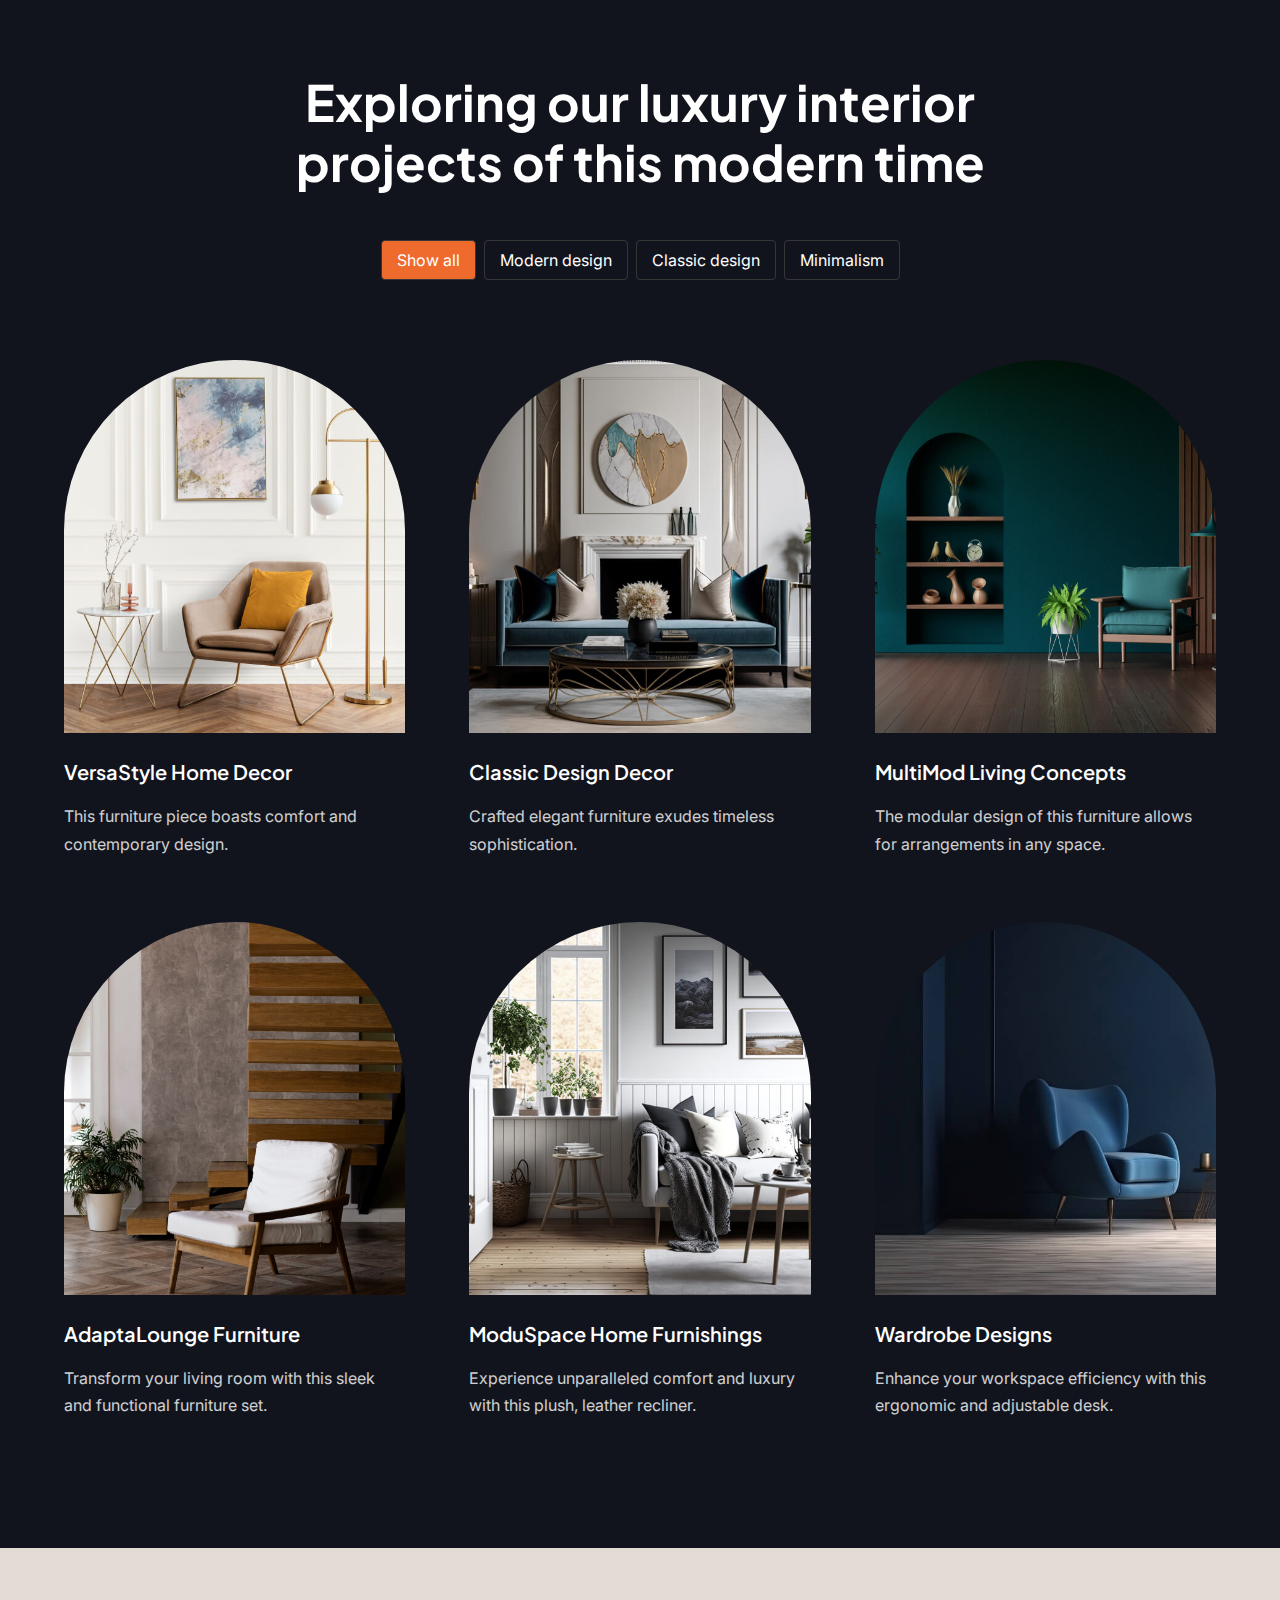
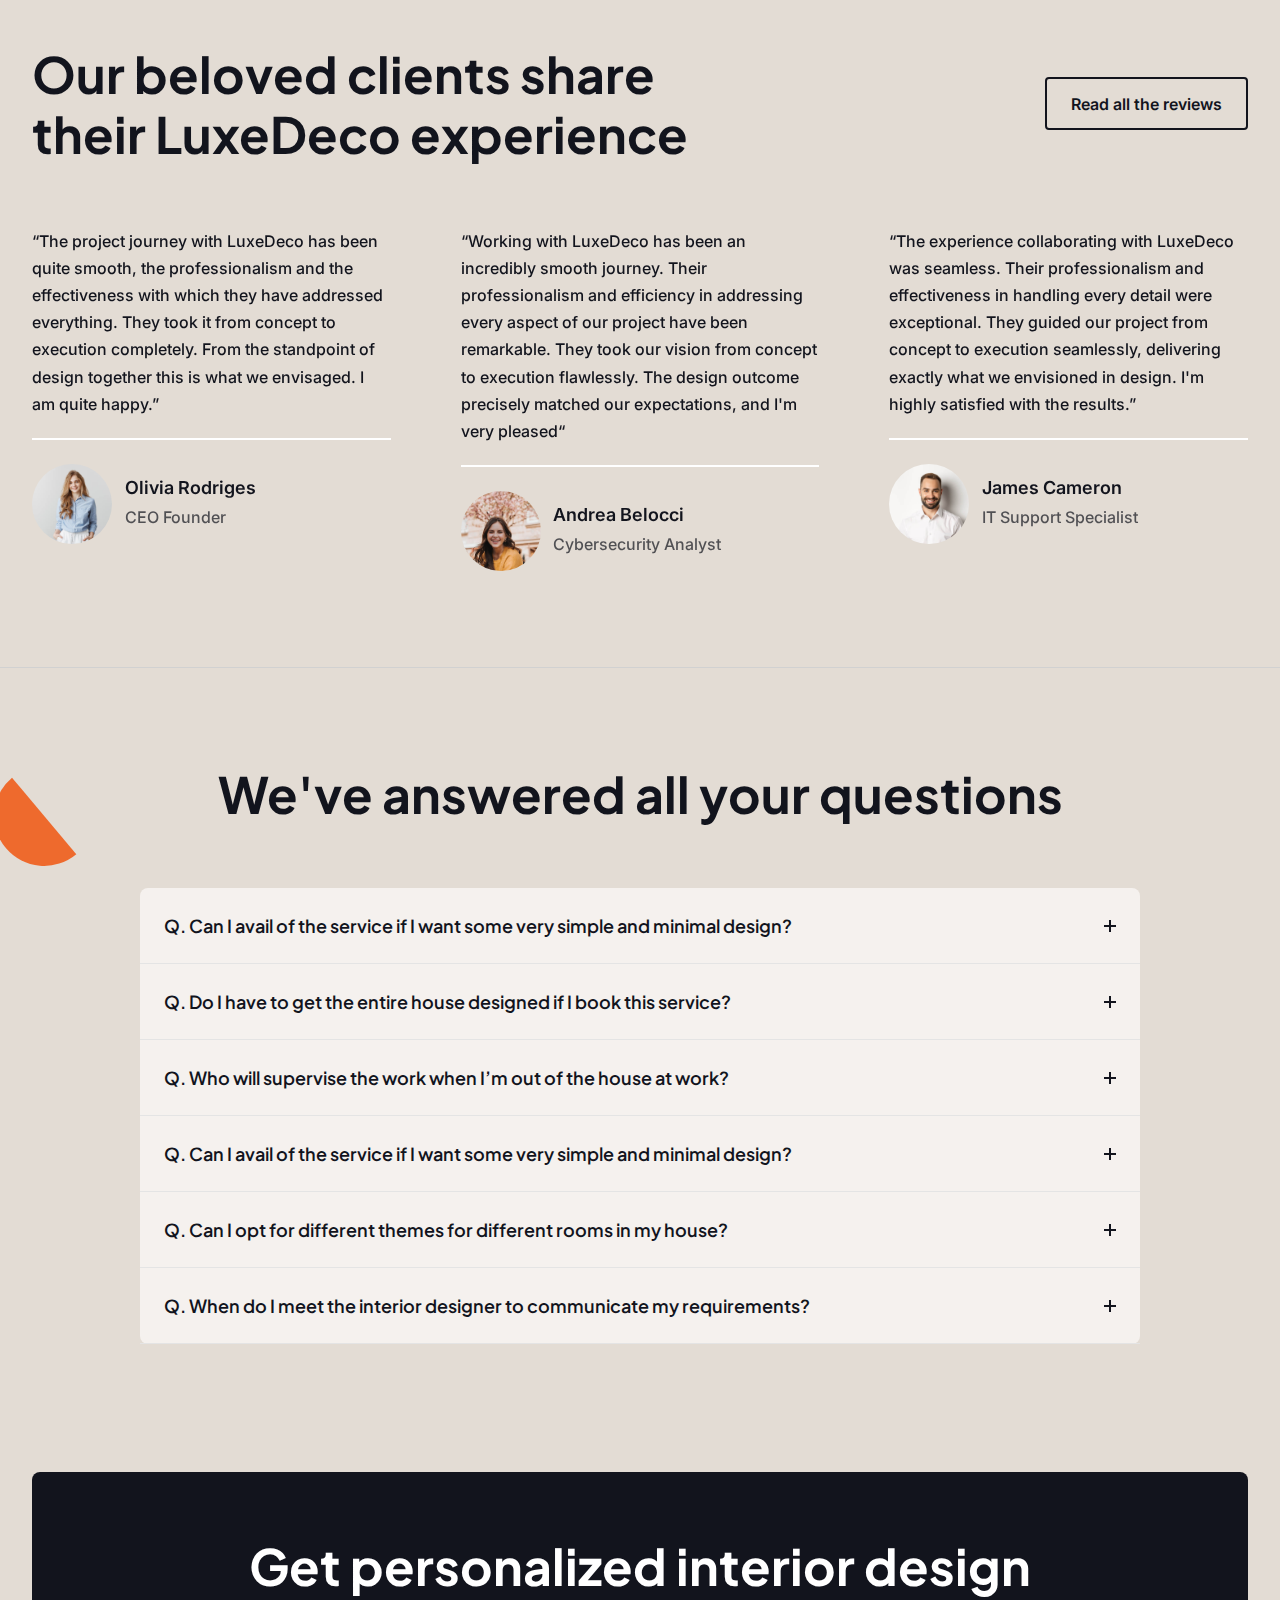
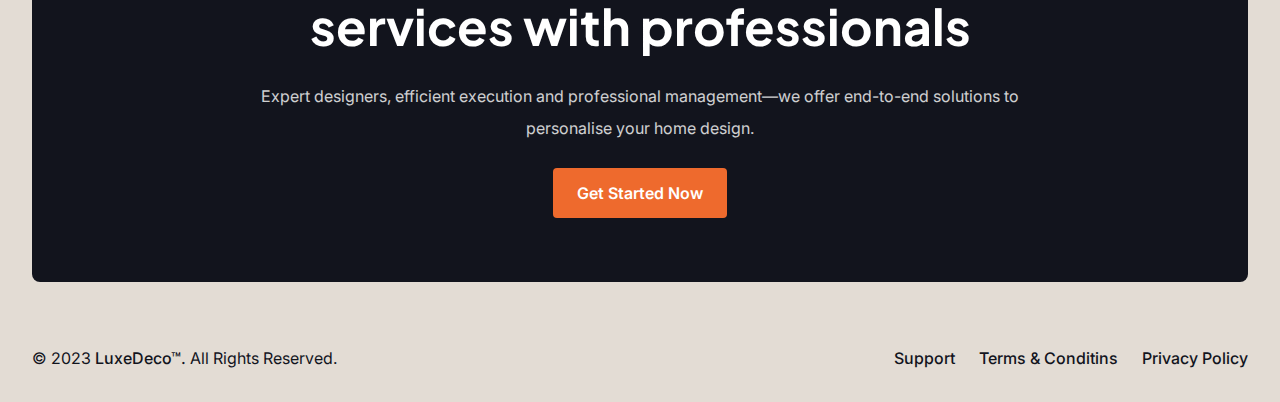
<file: src/index.html>
<!doctype html>
<html lang="zxx">

<head>
    <meta charset="UTF-8" />
    <meta http-equiv="X-UA-Compatible" content="IE=edge" />
    <meta name="viewport" content="width=device-width, initial-scale=1, shrink-to-fit=no">
    <meta name="author" content="MIGOTHEMES"/>
    <meta name="keywords" content="LuxeDeco - Portfolio Template" />
    <meta name="description" content="LuxeDeco - Portfolio Template" />
    <title>LuxeDeco - Portfolio Template</title>
    <link rel="shortcut icon" type="image/x-icon" href="favicon.ico" />
    <link rel="preconnect" href="https://fonts.googleapis.com">
    <link rel="preconnect" href="https://fonts.gstatic.com" crossorigin>
    <link href="https://fonts.googleapis.com/css2?family=Inter:wght@400;500;600&family=Plus+Jakarta+Sans:wght@500;600;700&display=swap" rel="stylesheet">
    <link rel="stylesheet" type="text/css" href="assets/css/vendor/owl-carousel/owl.carousel.min.css">
    <link rel="stylesheet" type="text/css" href="assets/css/vendor/magnific/magnific-popup.min.css">

    <link rel="stylesheet" type="text/css" href="assets/css/style.css">

</head>
<body class="body">
     <!-- Header -->
     <header class="primary-header" data-header>
        <div class="container">
            <a href="#" class="logo">
                <h4>LuxeDeco<span class="dot">.</span></h4>
            </a>
            <nav class="navbar" data-navbar>
                <div class="wrapper">
                    <div class="header-logo logo">
                        <h4>LuxeDeco<span class="dot">.</span></h4>
                    </div>
                    <button class="nav-close-btn" aria-label="close menu" data-nav-toggler>
                        <img src="assets/img/close.svg" alt="">
                    </button>
                </div>
                <ul class="navbar-list scroll-it">
                    <li class="navbar-item">
                        <a href="#" class="navbar-link" data-scroll-nav="0" data-nav-link>Home</a>
                    </li>
                    <li class="navbar-item">
                        <a href="#" class="navbar-link" data-scroll-nav="1" data-nav-link>Features</a>
                    </li>
                    <li class="navbar-item">
                        <a href="#" class="navbar-link" data-scroll-nav="2" data-nav-link>Explore</a>
                    </li>
                    <li class="navbar-item">
                        <a href="#" class="navbar-link" data-scroll-nav="3" data-nav-link>Interior</a>
                    </li>
                    <li class="navbar-item">
                        <a href="#" class="navbar-link" data-scroll-nav="4" data-nav-link>Testimonial</a>
                    </li>
                </ul>
            </nav>
            <div class="header-actions">
                <div class="btn-1">
                    <a href="#">Get Started Free</a>
                </div>
                <button class="header-action-btn" aria-label="open menu" data-nav-toggler>
                    <div type="button" class="burger-menu" aria-hidden="true">
                        <span></span>
                        <span></span>
                        <span></span>
                    </div>
                </button>
            </div>
            <div class="overlay" data-nav-toggler data-overlay></div>
        </div>
    </header>
    <main class="main-wrapper">
        
        <!-- Hero section -->
        <section data-scroll-index="0" class="hero-section section">
            <div class="container">
                <div class="hero-box">
                    <div class="hero-item">
                        <div class="hero-text">
                            <h1>Design your dream home with AI</h1>
                            <p>Take your dream home to the next level. Your dream is our passion, we specialize in interior design.</p>
                            <div class="shape"></div>
                        </div>
                        <form class="email-form" action="#">
                            <div class="email-box">
                                <input type="text" placeholder="Enter Email Address">
                                <button><span>Get started now</span></button>
                            </div>
                        </form>
                        <div class="rating-box">
                            <div class="rating-item">
                                <img src="assets/img/Hero/trust-pilot.svg" alt="">
                                <h6>Trustpilot</h6>
                            </div>
                            <div class="rating-item">
                                <div class="rating-stars">
                                    <div class="rating-star"><img src="assets/img/Hero/rating-star.svg" alt=""></div>
                                    <div class="rating-star"><img src="assets/img/Hero/rating-star.svg" alt=""></div>
                                    <div class="rating-star"><img src="assets/img/Hero/rating-star.svg" alt=""></div>
                                    <div class="rating-star"><img src="assets/img/Hero/rating-star.svg" alt=""></div>
                                    <div class="rating-star"><img src="assets/img/Hero/rating-star.svg" alt=""></div>
                                </div>
                                <p>4.8/5 Rating</p>
                            </div>
                        </div>
                    </div>
                    <div class="hero-item">
                        <div class="hero-image">
                            <div class="hero-effect"><img src="assets/img/Hero/hero-small.png" alt=""></div>
                            <div class="shape"></div>
                            <img src="assets/img/Hero/hero-interior.jpg" alt="">
                        </div>
                    </div>
                </div>
            </div>
        </section>
        <!-- Hero section end -->

        <!-- Artistic section -->
        <section data-scroll-index="1"  class="artistic-section section">
            <div class="container">
                <div class="artistic-box">
                    <div class="artistic-item">
                        <img class="artistic-icon" src="assets/img/Atristic/artistic-icon-1.svg" alt="">
                        <h5>Artistic interior design</h5>
                        <p>Interior design is the art and the science of enhancing </p>
                    </div>
                    <div class="artistic-item">
                        <img class="artistic-icon" src="assets/img/Atristic/artistic-icon-2.svg" alt="">
                        <h5>Appropriate space using</h5>
                        <p>Interior design is the art and the science of enhancing </p>
                    </div>
                    <div class="artistic-item">
                        <img class="artistic-icon" src="assets/img/Atristic/artistic-icon-3.svg" alt="">
                        <h5>Affordable expenses</h5>
                        <p>Interior design is the art and the science of enhancing </p>
                    </div>
                </div>
            </div>
        </section>
        <!-- Artistic section end -->

        <!-- Discover section -->
        <section class="discover-section section">
            <div class="container">
                <div class="lines-shape">
                    <img src="assets/img/Discover/lines-shape.svg" alt="">
                </div>
                <div class="discover-box">
                    <div class="discover-item">
                        <div class="discover-image">
                            <div class="shape"></div>
                            <img src="assets/img/Discover/discover-interior.jpg" alt="">
                        </div>                     
                    </div>
                    <div class="discover-item">
                        <div class="discover-text section-text">
                            <h3>Creates unique designs that make your home peaceful</h3>
                            <p>Bound by a shared love for home design, 
                                BoConcept interior are part of a community spanning consultants 
                                from 65 countries across the globe. Modern luxurious furniture for your home. 
                                Shop online or visit our great showroom. Get help with interior design advice, 
                                and save thousands by avoiding high classic-design fees and sub-par designs.
                            </p>
                        </div>
                        <div class="btn-2"><a href="#">Discover more</a></div>
                    </div>
                </div>
            </div>
        </section>
        <!-- Discover section end -->

        <!-- Counter section -->
        <section class="counter-section section">
            <div class="container">
                <div class="counter-box">
                    <div class="counter-item">
                        <h4><span class="counter">4</span>/5</h4>
                        <p>Automation templates for creating your campaigns quickly</p>
                    </div>
                    <div class="counter-item">
                        <h4><span class="counter">400</span>K</h4>
                        <p>Automation templates for creating your campaigns quickly</p>
                    </div>
                    <div class="counter-item">
                        <h4><span class="counter">67</span>+</h4>
                        <p>Automation templates for creating your campaigns quickly</p>
                    </div>
                </div>
            </div>
        </section>
        <!-- Counter section end -->

        <!-- Unique section -->
        <section data-scroll-index="2" class="unique-section section">
            <div class="container">
                <div class="unique-box">
                    <div class="unique-item">
                        <div class="unique-text section-text">
                            <h3>Best interior for regarding every inch of your space</h3>
                            <p>Bound by a shared love for home design, BoConcept interior are part of a community spanningconsultants from 65 countries</p>
                        </div>
                        <ul class="unique-products">
                            <li class="products-box">
                                <h5>Unique arch and interior</h5>
                                <a href="#"><img src="assets/img/Unique/arrow-right.svg" alt=""></a>
                            </li>
                            <li class="products-box">
                                <h5>Creative design with digital products</h5>
                                <a href="#"><img src="assets/img/Unique/arrow-right.svg" alt=""></a>
                            </li>
                            <li class="products-box">
                                <h5>Make custom products and sell</h5>
                                <a href="#"><img src="assets/img/Unique/arrow-right.svg" alt=""></a>
                            </li>
                        </ul>
                    </div>
                    <div class="unique-item">
                        <div class="unique-image">
                            <div class="shape"></div>
                            <img src="assets/img/Unique/unique-interior.jpg" alt="">
                        </div>
                    </div>
                </div>
            </div>
        </section>  
        <!-- Unique section end -->

        <!-- Scroller section -->
        <section class="scroller-section">
            <div class="scroller-box">
                <ul class="scroller-list">   
                    <li class="scroller-item">
                        <h3>INTERIOR DESIGN FOR MODERN LIFE</h3>
                        <img src="assets/img/scroller-icon.svg" alt="">
                    </li>
                    <li class="scroller-item">
                        <h3>INTERIOR DESIGN FOR MODERN LIFE</h3>
                        <img src="assets/img/scroller-icon.svg" alt="">
                    </li>
                    <li class="scroller-item">
                        <h3>INTERIOR DESIGN FOR MODERN LIFE</h3>
                        <img src="assets/img/scroller-icon.svg" alt="">
                    </li>                                 
                </ul>
              </div>
        </section>
        <!-- Scroller section end -->

        <!-- Masonry section -->
        <section data-scroll-index="3" class="masonry-section section">
            <div class="container">
                <div class="section-text">
                    <h3>Exploring our luxury interior projects of this modern time</h3>
                </div>
                <div class="button-group-wrap">
                    <div id="filters" class="button-group filter-button-group">
                        <button class="masonry-button is-checked" data-filter="*">Show all</button>
                        <button class="masonry-button" data-filter=".modern-design">Modern design</button>
                        <button class="masonry-button" data-filter=".classic-design">Classic design</button>
                        <button class="masonry-button" data-filter=".minimalism">Minimalism</button>
                    </div>
                </div>
                <div class="masonry-listing lightbox-gallery">
                    <div class="masonry-item modern-design">
                        <div class="masonry-image">
                            <a class="open-button gallery-link" href="#test-popup-1" data-effect="mfp-zoom-in"><img src="assets/img/plus.svg" alt=""></a>
                            <img src="assets/img/Interior/interior-image-1.jpg" alt="">
                        </div>
                        <div class="masonry-text">
                            <h5>VersaStyle Home Decor</h5>
                            <p>This furniture piece boasts comfort and contemporary design.</p>
                        </div>
        
                        <div id="test-popup-1" class="white-popup mfp-with-anim mfp-hide">
                            <div class="popup-box">
                                <div class="popup-image">
                                    <img src="assets/img/Interior/interior-image-1.jpg" alt="">
                                </div>
                                <div class="popup-content">
                                    <div class="popup-title">
                                        <h5>VersaStyle Home Decor</h5>
                                    </div>
                                    <div class="popup-text">
                                        <h6>Description</h6>
                                        <p>Refined design, elegant details, exquisite atmosphere. 
                                            Understated, sophisticated, graceful aesthetics. 
                                            Delicate balance, timeless elegance, precise craftsmanship. 
                                            Functional beauty, luxurious simplicity, harmonious elements.
                                        </p>
                                        <h6>Type</h6>
                                        <p>Versatile design, distinctive features, unique characteristics, 
                                            adaptable style, individualized options.
                                        </p>
                                        <h6>Budget</h6>
                                        <p>Practical costs, flexible pricing, tailored solutions, 
                                            adjustable expenses.
                                        </p>
                                    </div>
                                </div>
                            </div>
                        </div>
                    </div>
                    <div class="masonry-item classic-design">
                        <div class="masonry-image">
                            <a class="open-button gallery-link" href="#test-popup-2" data-effect="mfp-zoom-in"><img src="assets/img/plus.svg" alt=""></a>
                            <img src="assets/img/Interior/interior-image-7.jpg" alt="">
                        </div>
                        <div class="masonry-text">
                            <h5>Classic Design Decor</h5>
                            <p>Crafted elegant furniture exudes timeless sophistication.</p>
                        </div>
                        <div id="test-popup-2" class="white-popup mfp-with-anim mfp-hide">
                            <div class="popup-box">
                                <div class="popup-image">
                                    <img src="assets/img/Interior/interior-image-7.jpg" alt="">
                                </div>
                                <div class="popup-content">
                                    <div class="popup-title">
                                        <h5>Classic Design Decor</h5>
                                    </div>
                                    <div class="popup-text">
                                        <h6>Description</h6>
                                        <p>Refined design, elegant details, exquisite atmosphere. 
                                            Understated, sophisticated, graceful aesthetics. 
                                            Delicate balance, timeless elegance, precise craftsmanship. 
                                            Functional beauty, luxurious simplicity, harmonious elements.
                                        </p>
                                        <h6>Type</h6>
                                        <p>Versatile design, distinctive features, unique characteristics, 
                                            adaptable style, individualized options.
                                        </p>
                                        <h6>Budget</h6>
                                        <p>Practical costs, flexible pricing, tailored solutions, 
                                            adjustable expenses.
                                        </p>
                                    </div>
                                </div>
                            </div>
                        </div>
                    </div>
                    <div class="masonry-item minimalism">
                        <div class="masonry-image">
                            <a class="open-button gallery-link" href="#test-popup-3" data-effect="mfp-zoom-in"><img src="assets/img/plus.svg" alt=""></a>
                            <img src="assets/img/Interior/interior-image-2.jpg" alt="">
                        </div>
                        <div class="masonry-text">
                            <h5>MultiMod Living Concepts</h5>
                            <p>The modular design of this furniture allows for arrangements in any space.</p>
                        </div>
        
                        <div id="test-popup-3" class="white-popup mfp-with-anim mfp-hide">
                            <div class="popup-box">
                                <div class="popup-image">
                                    <img src="assets/img/Interior/interior-image-2.jpg" alt="">
                                </div>
                                <div class="popup-content">
                                    <div class="popup-title">
                                        <h5>MultiMod Living Concepts</h5>
                                    </div>
                                    <div class="popup-text">
                                        <h6>Description</h6>
                                        <p>Refined design, elegant details, exquisite atmosphere. 
                                            Understated, sophisticated, graceful aesthetics. 
                                            Delicate balance, timeless elegance, precise craftsmanship. 
                                            Functional beauty, luxurious simplicity, harmonious elements.
                                        </p>
                                        <h6>Type</h6>
                                        <p>Versatile design, distinctive features, unique characteristics, 
                                            adaptable style, individualized options.
                                        </p>
                                        <h6>Budget</h6>
                                        <p>Practical costs, flexible pricing, tailored solutions, 
                                            adjustable expenses.
                                        </p>
                                    </div>
                                </div>
                            </div>
                        </div>
                    </div>
                    <div class="masonry-item minimalism">
                        <div class="masonry-image">
                            <a class="open-button gallery-link" href="#test-popup-4" data-effect="mfp-zoom-in"><img src="assets/img/plus.svg" alt=""></a>
                            <img src="assets/img/Interior/interior-image-3.jpg" alt="">
                        </div>
                        <div class="masonry-text">
                            <h5>AdaptaLounge Furniture</h5>
                            <p>Transform your living room with this sleek and functional furniture set.</p>
                        </div>
        
                        <div id="test-popup-4" class="white-popup mfp-with-anim mfp-hide">
                            <div class="popup-box">
                                <div class="popup-image">
                                    <img src="assets/img/Interior/interior-image-3.jpg" alt="">
                                </div>
                                <div class="popup-content">
                                    <div class="popup-title">
                                        <h5>AdaptaLounge Furniture</h5>
                                    </div>
                                    <div class="popup-text">
                                        <h6>Description</h6>
                                        <p>Refined design, elegant details, exquisite atmosphere. 
                                            Understated, sophisticated, graceful aesthetics. 
                                            Delicate balance, timeless elegance, precise craftsmanship. 
                                            Functional beauty, luxurious simplicity, harmonious elements.
                                        </p>
                                        <h6>Type</h6>
                                        <p>Versatile design, distinctive features, unique characteristics, 
                                            adaptable style, individualized options.
                                        </p>
                                        <h6>Budget</h6>
                                        <p>Practical costs, flexible pricing, tailored solutions, 
                                            adjustable expenses.
                                        </p>
                                    </div>
                                </div>
                            </div>
                        </div>
                    </div>
                    <div class="masonry-item modern-design">
                        <div class="masonry-image">
                            <a class="open-button gallery-link" href="#test-popup-5" data-effect="mfp-zoom-in"><img src="assets/img/plus.svg" alt=""></a>
                            <img src="assets/img/Interior/interior-image-4.jpg" alt="">
                        </div>
                        <div class="masonry-text">
                            <h5>ModuSpace Home Furnishings</h5>
                            <p>Experience unparalleled comfort and luxury with this plush, leather recliner.</p>
                        </div>
        
                        <div id="test-popup-5" class="white-popup mfp-with-anim mfp-hide">
                            <div class="popup-box">
                                <div class="popup-image">
                                    <img src="assets/img/Interior/interior-image-4.jpg" alt="">
                                </div>
                                <div class="popup-content">
                                    <div class="popup-title">
                                        <h5>ModuSpace Home Furnishings</h5>
                                    </div>
                                    <div class="popup-text">
                                        <h6>Description</h6>
                                        <p>Refined design, elegant details, exquisite atmosphere. 
                                            Understated, sophisticated, graceful aesthetics. 
                                            Delicate balance, timeless elegance, precise craftsmanship. 
                                            Functional beauty, luxurious simplicity, harmonious elements.
                                        </p>
                                        <h6>Type</h6>
                                        <p>Versatile design, distinctive features, unique characteristics, 
                                            adaptable style, individualized options.
                                        </p>
                                        <h6>Budget</h6>
                                        <p>Practical costs, flexible pricing, tailored solutions, 
                                            adjustable expenses.
                                        </p>
                                    </div>
                                </div>
                            </div>
                        </div>
                    </div>
                    <div class="masonry-item classic-design">
                        <div class="masonry-image">
                            <a class="open-button gallery-link" href="#test-popup-6" data-effect="mfp-zoom-in"><img src="assets/img/plus.svg" alt=""></a>
                            <img src="assets/img/Interior/interior-image-5.jpg" alt="">
                        </div>
                        <div class="masonry-text">
                            <h5>Wardrobe Designs</h5>
                            <p>Enhance your workspace efficiency with this ergonomic and adjustable desk.</p>
                        </div>
        
                        <div id="test-popup-6" class="white-popup mfp-with-anim mfp-hide">
                            <div class="popup-box">
                                <div class="popup-image">
                                    <img src="assets/img/Interior/interior-image-5.jpg" alt="">
                                </div>
                                <div class="popup-content">
                                    <div class="popup-title">
                                        <h5>Wardrobe Designs</h5>
                                    </div>
                                    <div class="popup-text">
                                        <h6>Description</h6>
                                        <p>Refined design, elegant details, exquisite atmosphere. 
                                            Understated, sophisticated, graceful aesthetics. 
                                            Delicate balance, timeless elegance, precise craftsmanship. 
                                            Functional beauty, luxurious simplicity, harmonious elements.
                                        </p>
                                        <h6>Type</h6>
                                        <p>Versatile design, distinctive features, unique characteristics, 
                                            adaptable style, individualized options.
                                        </p>
                                        <h6>Budget</h6>
                                        <p>Practical costs, flexible pricing, tailored solutions, 
                                            adjustable expenses.
                                        </p>
                                    </div>
                                </div>
                            </div>
                        </div>
                    </div>
                </div>
            </div>
        </section>
        <!-- Masonry section end -->

        <!-- Testimonial section -->
        <section data-scroll-index="4" class="testimonial-section section">
            <div class="container">
                <div class="section-text">
                    <h3>Our beloved clients share their LuxeDeco experience</h3>
                    <div class="btn-3"><a href="#">Read all the reviews</a></div>
                </div>
                <div id="testimonial-carousel" class="testimonial-carousel owl-carousel" data-loop="true" data-items="3" data-lg-items="3"
                    data-md-items="2" data-autoplay="true" data-autospeed="7000" data-space="70" data-nav-dots="false" data-nav-arrow="false" data-smartspeed="500"> 
                    <div class="testimonial-item bg-neutral-100">
                        <div class="testimonial-text">
                            <p>
                                “The project journey with LuxeDeco has been quite smooth, 
                                the professionalism and the effectiveness  with which they have addressed everything. 
                                They took it from concept to execution completely. 
                                From the standpoint of design together this is what we envisaged. I am quite happy.”
                            </p>
                        </div>
                        <div class="testimonial-info">
                            <div class="testimonial-image">
                                <img src="assets/img/Testimonial/testimonial-image-1.jpg" alt="">
                            </div>
                            <div>
                                <p class="testimonial-name">Olivia Rodriges</p>
                                <span class="testimonial-prof">CEO Founder</span> 
                            </div>
                        </div>
                    </div>
                    <div class="testimonial-item bg-neutral-200">
                        <div class="testimonial-text">
                            <p>“Working with LuxeDeco has been an incredibly smooth journey. 
                                Their professionalism and efficiency in addressing every aspect of our project have been remarkable. 
                                They took our vision from concept to execution flawlessly. 
                                The design outcome precisely matched our expectations, and I'm very pleased“
                            </p>
                        </div>
                        <div class="testimonial-info">
                            <div class="testimonial-image">
                                <img src="assets/img/Testimonial/testimonial-image-2.jpg" alt="">
                            </div>
                            <div>
                                <p class="testimonial-name">Andrea Belocci</p>
                                <span class="testimonial-prof">Cybersecurity Analyst</span>
                            </div>
                        </div>
                    </div>
                    <div class="testimonial-item bg-neutral-300">
                        <div class="testimonial-text">
                            <p>
                                “The experience collaborating with LuxeDeco was seamless. 
                                Their professionalism and effectiveness in handling every detail were exceptional. 
                                They guided our project from concept to execution seamlessly, delivering exactly what we envisioned in design. 
                                I'm highly satisfied with the results.”
                            </p> 
                        </div>
                        <div class="testimonial-info">
                            <div class="testimonial-image">
                                <img src="assets/img/Testimonial/testimonial-image-3.jpg" alt="">
                            </div>
                            <div>
                                <p class="testimonial-name">James Cameron</p>
                                <span class="testimonial-prof">IT Support Specialist</span> 
                            </div>
                        </div>
                    </div>
                    <div class="testimonial-item bg-neutral-100">
                        <div class="testimonial-text">
                            <p>
                                “I'm delighted with the partnership with LuxeDeco. 
                                Their professionalism and efficiency in bringing ideas to life have been outstanding. 
                                They navigated our project from conception to completion flawlessly. 
                                The design perfectly aligned with our vision, and I couldn't be happier.“
                            </p>
                        </div>
                        <div class="testimonial-info">
                            <div class="testimonial-image">
                                <img src="assets/img/Testimonial/testimonial-image-4.jpg" alt="">
                            </div>
                            <div>
                                <p class="testimonial-name">Mark Johnson</p>
                                <span class="testimonial-prof">Database Administrator</span> 
                            </div>
                        </div>
                    </div>
                    <div class="testimonial-item bg-neutral-300">
                        <div class="testimonial-text">
                            <p>
                                “Lorem ipsum dolor sit amet consectetur adipisicing elit. Quia nihil, libero ex ad numquam iste. Ratione aut quia sequi voluptates delectus, aliquam numquam! Perferendis minima tenetur natus eum.“
                            </p>
                        </div>
                        <div class="testimonial-info">
                            <div class="testimonial-image">
                                <img src="assets/img/Testimonial/testimonial-image-5.jpg" alt="">
                            </div>
                            <div>
                                <p class="testimonial-name">Joseph Rodriguez</p>
                                <span class="testimonial-prof">Engineer</span>
                            </div>
                        </div>
                    </div>
                    <div class="testimonial-item bg-neutral-200">
                        <div class="testimonial-text">
                            <p>
                                “LuxeDeco has been phenomenal throughout our project journey. 
                                Their professionalism and effectiveness in execution were commendable. They transformed our concept into reality flawlessly. 
                                The design aspect was precisely what we envisioned. I'm thoroughly satisfied with their work.“
                            </p>
                        </div>
                        <div class="testimonial-info">
                            <div class="testimonial-image">
                                <img src="assets/img/Testimonial/testimonial-image-6.jpg" alt="">
                            </div>
                            <div>
                                <p class="testimonial-name">Amelia Williams</p>
                                <span class="testimonial-prof">UI/UX Designer</span>
                            </div>
                        </div>
                    </div>
                </div>
            </div>
        </section>
        <!-- Testimonial section end -->


        <!-- Accordion Section -->
        <section data-scroll-index="5" class="accordion-section section">
            <div class="container">
                <div class="shape"></div>
                <div class="section-text">
                    <h3>We've answered all your questions</h3>
                </div>
                <div class="accordion-box">
                    <div class="accordion-item">
                        <div class="accordion-header">
                            <h6 class="accordion-title">
                                Q. Can I avail of the service if I want some very simple and minimal
                                design?
                            </h6>
                            <div class="accordion-icon"></div>
                        </div>
                        <div class="accordion-body">
                            <p>
                                Absolutely. Beautiful Homes Service offers personalised solutions for your interior design needs. 
                                Our designers talk to you in detail to understand your vision and help you design a space that is in sync.
                            </p>
                        </div>
                    </div>
                    <div class="accordion-item">
                        <div class="accordion-header">
                            <h6 class="accordion-title">
                                Q. Do I have to get the entire house designed if I book this service?
                            </h6>
                            <div class="accordion-icon"></div>
                        </div>
                        <div class="accordion-body">
                            <p>
                                Absolutely. Beautiful Homes Service offers personalised solutions for your interior design needs. 
                                Our designers talk to you in detail to understand your vision and help you design a space that is in sync.
                            </p>
                        </div>
                    </div>
                    <div class="accordion-item">
                        <div class="accordion-header">
                            <h6 class="accordion-title"> Q. Who will supervise the work when I’m out of the house at work?</h6>
                            <div class="accordion-icon"></div>
                        </div>
                        <div class="accordion-body">
                            <p>
                                Absolutely. Beautiful Homes Service offers personalised solutions for your interior design needs. 
                                Our designers talk to you in detail to understand your vision and help you design a space that is in sync.
                            </p>
                        </div>
                    </div>
                    <div class="accordion-item">
                        <div class="accordion-header">
                            <h6 class="accordion-title"> Q. Can I avail of the service if I want some very simple and minimal design?
                            </h6>
                            <div class="accordion-icon"></div>
                        </div>
                        <div class="accordion-body">
                            <p>
                                Absolutely. Beautiful Homes Service offers personalised solutions for your interior design needs. 
                                Our designers talk to you in detail to understand your vision and help you design a space that is in sync.                              
                            </p>
                        </div>
                    </div>
                    <div class="accordion-item">
                        <div class="accordion-header">
                            <h6 class="accordion-title"> Q. Can I opt for different themes for different rooms in my house?</h6>
                            <div class="accordion-icon"></div>
                        </div>
                        <div class="accordion-body">
                            <p>
                                Absolutely. Beautiful Homes Service offers personalised solutions for your interior design needs. 
                                Our designers talk to you in detail to understand your vision and help you design a space that is in sync.
                            </p>
                        </div>
                    </div>
                    <div class="accordion-item">
                        <div class="accordion-header">
                            <h6 class="accordion-title"> Q. When do I meet the interior designer to communicate my requirements?</h6>
                            <div class="accordion-icon"></div>
                        </div>
                        <div class="accordion-body">
                            <p>
                                Absolutely. Beautiful Homes Service offers personalised solutions for your interior design needs. 
                                Our designers talk to you in detail to understand your vision and help you design a space that is in sync.
                            </p>
                        </div>
                    </div>
                </div>
            </div>
        </section>
        <!-- Accordion section end -->

        <!-- CTA Section -->
        <section class="cta-section">
            <div class="container">
                <div class="cta-box">
                    <div class="shape"></div>
                    <div class="cta-text section-text">
                        <h3>Get personalized interior design services with professionals</h3>
                        <p>Expert designers, efficient execution and professional management—we offer end-to-end solutions to personalise your home design.</p> 
                        <div class="btn-2"><a href="#">Get Started Now</a></div>
                    </div>
                </div>
            </div>
        </section>
        <!-- CTA Section end -->
    </main>

    <!-- Footer -->
    <footer class="footer">
        <div class="container">
            <div class="footer-box">
                <div class="copyright-box">
                    © 2023 <a href="#">LuxeDeco™.</a> All Rights Reserved.
                </div>
                <nav class="footer-nav">
                    <ul class="footer-list">
                        <li><a href="#">Support</a></li>
                        <li><a href="#"> Terms & Conditins</a></li>
                        <li><a href="#">Privacy Policy</a></li>
                    </ul>
                </nav>
            </div>
        </div>
    </footer>
    <!-- Footer end -->

    <!-- Scroll to top button -->
    <button type="button" data-scroll-goto="0" class="scroll-to-top"><img src="assets/img/arrow-up.svg" alt=""></button>
    <!-- Scroll to top button end -->

    <script src="assets/js/jquery-3.7.1.min.js"></script>
    <script src="assets/js/vendor/scroll-it/scrollIt.min.js"></script> 
    <script src="assets/js/vendor/appear/jquery.appear.js"></script>
    <script src="assets/js/vendor/imagesLoaded/imagesLoaded.min.js"></script>
    <script src="assets/js/main.js"></script>
</body>

</html>
</file>
<file: src/css/style.css>
:root {
    --clr-primary-100: #E3DCD4;
    --clr-primary-200: #12141D;

    --clr-neutral-100: #EE6A2D;
    --clr-neutral-200: #055F5B;

    --clr-border-100: rgb(54, 54, 54);
    --burger-overlay: hsla(0, 0%, 0%, 0.8);

    --ff-primary-100: 'Plus Jakarta Sans', sans-serif;
    --ff-primary-200: 'Inter', sans-serif;

    --ff-body: var(--ff-primary-200);

    --fw-regular: 400;
    --fw-medium: 500;
    --fw-semi-bold: 600;
    --fw-bold: 700;

     /**
   * font sizes
   */

    --fs-300: 0.438rem;
    --fs-350: 0.625rem;
    --fs-400: 0.75rem;
    --fs-450: 0.875rem;
    --fs-500: 1rem;
    --fs-550: 1.125rem;
    --fs-600: 1.25rem;
    --fs-650: 1.375rem;
    --fs-700: 1.5rem;
    --fs-750: 1.625rem;
    --fs-800: 1.75rem;
    --fs-850: 1.875rem;
    --fs-900: 2rem;

     /**
   * sizes
   */

    --size-100: 0.25rem;
    --size-200: 0.5rem;
    --size-300: 0.8rem;
    --size-350: 0.9rem;
    --size-400: 1rem;
    --size-450: 1.25rem;
    --size-500: 1.5rem;
    --size-550: 1.875rem;
    --size-600: 2rem;
    --size-650: 2.5rem;
    --size-700: 3rem;
    --size-800: 4rem;
    --size-900: 5rem;

     /**
   * container && section
   */

   --container-padding-lg: var(--size-600);
   --container-padding-sm: var(--size-400);

   --section-padding-lg: var(--size-800);
   --section-padding-md: var(--size-700);
   --section-padding-sm: var(--size-600);

    /**
   * shadow
   */

    --shadow-1: 0 6px 15px 0 hsla(0, 0%, 0%, 0.05);
    --shadow-2: 0 10px 30px hsla(0, 0%, 0%, 0.06);
    --shadow-3: 0 10px 50px 0 hsla(220, 53%, 22%, 0.1);

    /**
   * transition
   */

    --transition-1: 0.25s ease;
    --transition-2: 0.5s ease;
    --cubic-in: cubic-bezier(0.51, 0.03, 0.64, 0.28);
    --cubic-out: cubic-bezier(0.33, 0.85, 0.4, 0.96);
}

/* Box sizing rules */
*,
*::before,
*::after {
    box-sizing: border-box;
}

/* Remove default margin */
* {
    margin: 0;
    padding: 0;
    font: inherit;
}

/* Remove list styles on ul, ol elements with a list role, which suggests default styling will be removed */
ul,
ol,
li {
    list-style: none;
}

/* Set core root defaults */
html,
body {

    overflow-x: hidden;
    min-height: 100%;
    overflow: hidden;
    overflow-y: auto;

}

/* html {
    scroll-behavior: smooth;
} */

/* Set core body defaults */
body {
    text-rendering: optimizeSpeed;
    line-height: 1.5;
}

/* A elements that don't have a class get default styles */
a:not([class]) {
    text-decoration-skip-ink: auto;
}

a {
    text-decoration: none;
}

button,
select {
    text-transform: none;
}

h1,
h2,
h3,
h4,
h5,
h6 {
    font-size: inherit;
    font-weight: inherit;
}

/*
Reset links to optimize for opt-in styling instead of opt-out.
*/

a {
    color: inherit;
    text-decoration: inherit;
    /* -webkit-touch-callout: none; */

}

/*
Add the correct font weight in Edge and Safari.
*/

b,
strong {
    font-weight: bolder;
}

/*
1. Correct the inability to style clickable types in iOS and Safari.
2. Remove default button styles.
*/

button,
[type='button'],
[type='reset'],
[type='submit'] {
    -webkit-appearance: button;
    /* 1 */
    background-color: transparent;
    /* 2 */
    background-image: none;
    border: none;
    /* 2 */
}

textarea {
    resize: vertical;
}

/* Make images easier to work with */

/* img,
picture,
svg {
    max-width: 100%;
    
} */

img,
svg,
video,
canvas,
audio,
iframe,
embed,
object {
    display: block;
    /* 1 */
    vertical-align: middle;
    /* 2 */
}



/* Remove all animations, transitions and smooth scroll for people that prefer not to see them */
@media (prefers-reduced-motion: reduce) {
    html:focus-within {
        scroll-behavior: auto;
    }

    *,
    *::before,
    *::after {
        animation-duration: 0.01ms !important;
        animation-iteration-count: 1 !important;
        transition-duration: 0.01ms !important;
        scroll-behavior: auto !important;
    }
}

*:focus {
    outline: none;
}

body {
    font-family: var(--ff-body);
    color: var(--clr-primary-200);
    background-color: var(--clr-primary-100);
}

::-webkit-scrollbar {
    width: 8px;
}

::-webkit-scrollbar-thumb {
    background-color: var(--clr-neutral-200);
    border-radius: 50px; 
}

/* --------------------------
Preloader
-------------------------- */

/* #preloader {
    position: fixed;
    top: 0;
    left: 0;
    right: 0;
    bottom: 0;
    width: 100%;
    height: 100%;
    background-color: white;
    z-index: 9999;
}

.loader-wrapper {
    width: 100%;
    height: 100%;
    display: flex;
    justify-content: center;
    align-items: center;
}

.loader {
    width: 4.8px;
    height: 4.8px;
    position: relative;
    border-radius: 4px;
    color: black;
    background: currentColor;
    animation: animloader 0.6s infinite ease-in-out;
}

.loader::after,
.loader::before {
    content: '';
    width: 4.8px;
    height: 4.8px;
    margin-bottom: 10px;
    border-radius: 4px;
    background: currentColor;
    position: absolute;
    left: 50%;
    transform: translateX(-50%);
    animation: animloader 0.5s infinite ease-in-out;
}

.loader::after {
    top: -15px;
    animation-delay: -0.3s;
}

.loader::before {
    top: 15px;
    animation-delay: -0.3s;
}

@keyframes animloader {
    0%, 100% { width: 4.8px }
    50% { width: 48px }
}

@-webkit-keyframes animLoader {
	0%, 100% { width: 4.8px }
    50% { width: 48px }
} */



/* =========================================================== */
/* Typography */
/* =========================================================== */

h1,
h2,
h3,
h4,
h5,
h6 {
    color: var(--clr-primary-200);
    font-family: var(--ff-primary-100);
    font-size: var(--fs-550);
    font-weight: var(--fw-regular);
    line-height: 1;
}

p {
    color: var(--clr-primary-200);
    font-size: var(--fs-500);
    font-weight: var(--fw-regular);
    line-height: 1;
}

/* =========================================================== */
/* Container settings */
/* =========================================================== */

.container {
    max-width: 1280px;
    margin-inline: auto;
    padding: var(--container-padding-sm);
}

    /* ------------------------- */
    /* CONTAINER MEDIA QUERIES */


@media (min-width: 640px) {
    .container {
        padding: var(--container-padding-lg);
    }
}

/* =========================================================== */
/* Section settings */
/* =========================================================== */

.section {
    padding-top: var(--section-padding-sm);
    padding-bottom: var(--section-padding-sm);
}

.section-text h3 {
    font-size: 50px;
    font-weight: var(--fw-bold);
    line-height: 1.2;
}

.section-text p {
    font-size: var(--fs-500);
    font-weight: var(--fw-regular);
    opacity: 0.8;
    line-height: 2;
    margin: var(--size-500) 0;
}

    /* ------------------------- */
    /* SECTION MEDIA QUERIES */


@media (min-width: 768px) {
    .section {
        padding-top: var(--section-padding-md);
        padding-bottom: var(--section-padding-md);
    }
}

@media (min-width: 1024px) {
    .section {
        padding-top: var(--section-padding-lg);
        padding-bottom: var(--section-padding-lg);
    }
}

@media(max-width: 1024px) {
    .section-text h3 {
        font-size: var(--fs-800);
    }
}

@media(max-width: 640px) {
    .section-text h3 {
        font-size: var(--fs-750);
    }
}

/* ====================================================== */
/* Buttons */
/* ====================================================== */

.btn-1 a {
    display: inline-block;
    border-radius: var(--size-100);
    color: white;
    background-color: var(--clr-primary-200);
    font-weight: var(--fw-semi-bold);
    padding: var(--size-300) var(--size-450);
    border: 2px solid transparent;
    -webkit-transition: all 0.2s;
    transition: all 0.2s;
}

.btn-1 a:hover {
    color: var(--clr-primary-200);
    border: 2px solid var(--clr-primary-200);
    background-color: transparent;
}

.btn-2 a {
    display: inline-block;
    border-radius: var(--size-100);
    background-color: var(--clr-neutral-100);
    color: white;
    font-weight: var(--fw-semi-bold);
    padding: var(--size-300) var(--size-500);
    text-align: center;
    -webkit-transition: all 0.2s;
    transition: all 0.2s;
}

.btn-2 a:hover {
    --clr-dark-orange: #db500f;
    background-color: var(--clr-dark-orange);
}

.btn-3 a {
    display: inline-block;
    border-radius: var(--size-100);
    color: var(--clr-primary-200);
    font-weight: var(--fw-semi-bold);
    padding: var(--size-300) var(--size-500);
    text-align: center;
    border: 2px solid var(--clr-primary-200);
}


.scroll-to-top {
    cursor: pointer;
    position: fixed;
    bottom: 1rem;
    right: 1rem;
    z-index: 100;
    height: 43px;
    width: 43px;
    border-radius: 0.5rem;
    background-color: var(--clr-neutral-100);
    padding: 0.75rem;
    font-weight: 600;
    display: none;
}

.scroll-to-top img {
    width: 20px;
    height: 16px;
}

    /* ------------------------- */
    /* BUTTON MEDIA QUERIES */


@media (max-width: 1024px) {
    .primary-header .btn-1 {
        display: none;
    }
}

@media(max-width: 640px) {
    .btn-2 a {
        width: 100%;
    }
}

/* ====================================================== */
/* Header */
/* ====================================================== */

.logo {
    display: flex;
    align-items: center;
}

.logo img {
    padding-right: var(--size-200);
    width: 40px;
    height: 40px;
}

.logo h4 {
    font-size: 1.875rem;
    font-weight: var(--fw-semi-bold);
}

.logo h4 .dot {
    color: var(--clr-neutral-100);
}

.primary-header {
    position: fixed;
    top: 0;
    left: 0;
    padding: 5px 0;
    width: 100%;
    z-index: 4;
    transition: all 0.4s;
}

.primary-header .container {
    padding-top: 22px;
    padding-bottom: 22px;
}

.primary-header .burger-menu {
    width: 40px;
    display: flex;
    flex-direction: column;
    cursor: pointer;
}

.primary-header .burger-menu span {
    height: 2px;
    width: 30px;
    background-color: var(--clr-primary-200);
}

.primary-header .burger-menu span:nth-child(2) {
    margin: 7px 0;
}

.primary-header.header-onscroll {
    padding: 0;
    background-color: white;
    box-shadow: var(--shadow-1);
}

.primary-header .container,
.header-actions,
.navbar .wrapper {
    display: flex;
    justify-content: space-between;
    align-items: center;
    gap: 15px;
}

.navbar {
    position: fixed;
    top: 0;
    left: -320px;
    background-color: white;
    width: 100%;
    max-width: 320px;
    height: 100%;
    z-index: 2;
    -webkit-transition: 0.25s var(--cubic-in);
    transition: 0.25s var(--cubic-in);
}

.navbar.active {
    -webkit-transform: translateX(320px);
    transform: translateX(320px);
    -webkit-transition: var(--cubic-out);
    transition: 0.5s var(--cubic-out);
}

.navbar .navbar-item a {
    position: relative;
}

.navbar .navbar-item a::after {
    content: "";
    position: absolute;
    left: auto;
    right: 0;
    bottom: 5px;
    height: 2px;
    width: 0;
    background-color: var(--clr-neutral-100);
    -webkit-transition: all 0.4s;
    transition: all 0.4s;
}

.navbar .navbar-item a.active:after {
    left: 0;
    right: auto;
    width: 100%;
}

.nav-close-btn {
    cursor: pointer;
    width: 35px;
    height: 35px;
    box-shadow: 1px 7px 35px 0px rgba(0,0,0,0.18);
    padding: 12px;
    border-radius: 50%;
}

.navbar .wrapper {
    padding: 15px 20px;
}

.navbar-list {
    padding: 15px 20px;
    font-family: var(--ff-primary-100);
    letter-spacing: 0.5px;
}

.navbar-link {
    color: var(--clr-primary-300);
    display: inline-block;
    padding-block: 8px;
    font-weight: var(--fw-500);
    -webkit-transition: var(--transition-1);
    transition: var(--transition-1);
}

.navbar-link:is(:hover, :focus) {
    color: var(--clr-primary-200);
}

.overlay {
    position: fixed;
    inset: 0;
    background-color: var(--burger-overlay);
    pointer-events: none;
    opacity: 0;
    z-index: 1;
    -webkit-transition: var(--transition-1);
    transition: var(--transition-1);
}

.overlay.active {
    opacity: 1;
    pointer-events: all;
}

    /* ------------------------- */
    /* HEADER MEDIA QUERIES */


@media(min-width: 1024.98px) {
    .primary-header {
        padding: 20px 0;
    }

    .header-action-btn:last-child,
    .navbar .wrapper,
    .overlay {
        display: none;
    }

    .navbar,
    .navbar.active {
        all: unset;
    }

    .navbar-list {
        display: flex;
        gap: 40px;
        padding: 0;
    }

    .navbar-item:not(:last-child) {
        border-block-end: none;
    }

    .navbar-link {
        padding-block: 0;
    }

    .navbar .navbar-item a::after {
        bottom: -4px;
    }

}

/* ====================================================== */
/* Hero section
/* ====================================================== */

.hero-section {
    padding-top: 180px;
}

.hero-box {
    position: relative;
    display: grid;
    grid-template-columns: repeat(12, minmax(0, 1fr));
    gap: var(--size-500);
}

.hero-box .hero-item:nth-child(1) {
    padding-right: var(--size-600);
    grid-column: span 7 / span 7;
}

.hero-box .hero-item:nth-child(2) {
    grid-column: span 5 / span 5;
}

.hero-box .hero-text {
    position: relative;
}

.hero-text .shape {
    position: absolute;
    top: -10px;
    left: -80px;
    width: 50px;
    height: 100px;
    background-color: var(--clr-neutral-100);
    border-radius: 100vmax 0 0 100vmax;
    z-index: -1;
}

.hero-box .hero-text h1 {
    font-weight: var(--fw-bold);
    font-size: 80px;
    line-height: 1.1;
}

.hero-box .hero-text p {
    max-width: 600px;
    font-size: 20px;
    margin: var(--size-600) 0;
    line-height: 1.4;
}

.email-form .email-box {
    display: flex;
}

.email-box input {
    max-width: 300px;
    width: 100%;
    background-color: white;
    padding: var(--size-400) var(--size-200);
    border-radius: 100vmax 0 0 100vmax;
    border: 1px solid var(--clr-neutral-400);
    border-right: none;
    text-indent: 10px;
}

.email-box button {
    display: inline-block;
    white-space: nowrap;
    max-width: 100%;
    background-color: white;
    padding-right: var(--size-100);
    border-radius: 0 100vmax 100vmax 0;
    cursor: pointer;
}

.email-box button span {
    font-size: var(--fs-500);
    border-radius: 100vmax;
    padding: var(--size-350) var(--size-450);
    background-color: var(--clr-primary-200);
    color: white;
}

.hero-item .rating-box {
    display: flex;
    align-items: center;
    gap: var(--size-500);
    margin: var(--size-700) 0;
}

.rating-item .rating-stars {
    display: flex;
    justify-content: center;
    align-items: center;
}

.rating-box .rating-item {
    display: flex;
    align-items: center;
    justify-content: center;
    gap: var(--size-200);
}

.rating-item h6 {
    font-size: var(--fs-650);
    font-weight: var(--fw-bold);
}

.hero-item .hero-image {
    position: relative;
}

.hero-image .hero-effect {
    width: 208px;
    height: 208px;
    position: absolute;
    top: 0;
    right: 0;
}

.hero-image .shape {
    position: absolute;
    bottom: -50px;
    left: -100px;
    width: 200px;
    height: 100px;
    background-color: var(--clr-neutral-200);
    border-radius: 100vmax 100vmax 0 0;
}

.hero-image img {
    width: 100%;
    border-radius: 100vmax 100vmax 0 0;
}


.rating-stars .rating-star:not(:last-child) {
    padding-right: var(--size-100);
}

.rating-box .rating-item p {
    font-weight: var(--fw-regular);
    opacity: 0.8;
}

    /* ------------------------- */
    /* HERO MEDIA QUERIES */


@media(max-width: 1024px) {

    .hero-section {
        padding-top: 100px;
    }

    .hero-box .hero-text h1 {
        font-size: 70px;
    }

    .hero-box .hero-item:nth-child(1) {
        padding-right: 0;
        grid-column: span 12 / span 12;
    }

    .hero-box .hero-item:nth-child(2) {
        grid-column: span 12 / span 12;
    }
}

@media(max-width: 768px) {
    .hero-box .hero-text h1 {
        font-size: 60px;
    }
}

@media(max-width: 640px) {
    .hero-box .hero-text h1 {
        font-size: 37px;
    }

    .hero-box .hero-text p {
        max-width: 600px;
        font-size: 16px;
    }

    .hero-image .hero-effect {
        width: 108px;
        height: 108px;
    }

    .hero-item .rating-box {
        flex-direction: column;
        justify-content: center;
    }

    .hero-image .shape {
        width: 150px;
        height: 80px;
    }
}

/* ====================================================== */
/* Artistic section
/* ====================================================== */

.artistic-section {
    background-color: var(--clr-primary-200);
}

.artistic-box {
    display: grid;
    grid-template-columns: repeat(12, minmax(0, 1fr));
}

.artistic-item {
    padding-right: var(--size-600);
    grid-column: span 4 / span 4;
}

.artistic-item + .artistic-item {
    padding-left: var(--size-600);
    border-left: 1px solid var(--clr-border-100);
}

.artistic-item:last-child {
    padding-right: 0;
}

.artistic-item img {
    width: 70px;
    height: 70px;
}

.artistic-item h5 {
    margin: var(--size-450) 0 var(--size-500) 0;
    color: white;
    font-size: var(--fs-600);
    font-weight: var(--fw-semi-bold);
}

.artistic-item p {
    opacity: 0.8;
    color: white;
    line-height: 1.6;
}

    /* ------------------------- */
    /* ARTISTIC MEDIA QUERIES */


@media(max-width: 1024px) {
    .artistic-box {
        gap: 27px;
    }

    .artistic-item {
        padding-right: 0;
        grid-column: span 6 / span 6;
    }

    .artistic-item + .artistic-item {
        padding-left: 0;
        border: 0;
    }
}

@media(max-width: 640px) {

    .artistic-item img {
        margin-inline: auto;
    }

    .artistic-item {
        text-align: center;
        grid-column: span 12 / span 12;
    }
}

/* ====================================================== */
/* Artistic section
/* ====================================================== */

.discover-section > .container {
    position: relative;
}

.container .lines-shape {
    position: absolute;
    right: 0px;
    top: -70px;
    z-index: -1;
}

.discover-box {
    display: grid;
    align-items: center;
    grid-template-columns: repeat(12, minmax(0, 1fr));
    gap: var(--size-500);
}

.discover-item:nth-child(1) {
    grid-column: span 5 / span 5;
}

.discover-item:nth-child(2) {
    padding-left: var(--size-600);
    grid-column: span 7 / span 7;
}

.discover-image {
    position: relative;
}

.discover-image img {
    border-radius: 100vmax 100vmax 0 0;
    width: 100%;
}

.discover-image .shape {
    position: absolute;
    bottom: 50px;
    left: -60px;
    width: 120px;
    height: 120px;
    border-radius: 100vmax;
    background-color: var(--clr-neutral-100);
}

    /* ------------------------- */
    /* DISCOVER MEDIA QUERIES */


@media(max-width: 1024px) {
    .discover-item:nth-child(1) {
        grid-column: span 12 / span 12;
    }

    .discover-item:nth-child(2) {
        padding-left: 0;
        grid-column: span 12 / span 12;
    }

}

/* =========================================================== */
/* Rating Section
/* =========================================================== */

.counter-section {
    background-color: var(--clr-primary-200);
}

.counter-box {
    text-align: center;
    display: grid;
    grid-template-columns: repeat(12, minmax(0, 1fr));
}

.counter-item {
    padding-right: var(--size-600);
    grid-column: span 4 / span 4;
}

.counter-item + .counter-item {
    padding-left: var(--size-600);
    border-left: 1px solid var(--clr-border-100);
}

.counter-item:last-child {
    padding-right: 0;
}

.counter-item h4 {
    margin-bottom: var(--size-400);
    font-size: 45px;
    color: white;
    font-weight: var(--fw-bold);
}

.counter-item .counter {
    display: inline-block;
    color: white;
    font-size: 45px;
}

.counter-item p {
    color: white;
    font-size: var(--fs-500);
    line-height: 1.7;
    max-width: 650px;
    text-align: center;
}

    /* ------------------------- */
    /* COUNTER MEDIA QUERIES */


@media(max-width: 1024px) {
    .counter-item + .counter-item {
        padding-left: 0;
        border: 0;
    }

    .counter-box {
        gap: var(--size-500);
    }

    .counter-item .counter,
    .counter-item h4 {
        font-size: 40px;
    }

    .counter-item {
        padding-right: 0;
        grid-column: span 6 / span 6;
    }
}

@media(max-width: 640px) {
    .counter-item {
        grid-column: span 12 / span 12;
    }
}

/* ====================================================== */
/* Unique section
/* ====================================================== */

.unique-box {
    display: grid;
    grid-template-columns: repeat(12, minmax(0, 1fr));
    align-items: center;
    gap: var(--size-500);
}

.unique-item:nth-child(1) {
    padding-right: var(--size-600);
    grid-column: span 7 / span 7;
}

.unique-item:nth-child(2) {
    grid-column: span 5 / span 5;
}

.unique-image {
    position: relative;
}

.unique-image img {
    border-radius: 100vmax 100vmax 0 0;
    width: 100%;
}

.unique-image .shape {
    position: absolute;
    bottom: 100px;
    right: -60px;
    background-color: var(--clr-neutral-200);
    width: 120px;
    height: 60px;
    border-radius: 0 0 100vmax 100vmax;
}

.products-box {
    display: flex;
    justify-content: space-between;
    align-items: center;
    gap: var(--size-500);
    padding: var(--size-350) 0;
    border-bottom: 1px solid var(--clr-primary-200);
}

.products-box h5 {
    font-size: var(--fs-600);
    font-weight: var(--fw-bold);
    line-height: 1.2;
}

    /* ------------------------- */
    /* UNIQUE MEDIA QUERIES */


@media(max-width: 1024px) {
    .unique-item:nth-child(1) {
        padding-right: 0;
        grid-column: span 12 / span 12;
    }

    .unique-item:nth-child(2) {
        grid-column: span 12 / span 12;
    }

    .products-box h5 {
        font-size: var(--fs-550);
    }
}

@media(max-width: 640px) {
    .unique-products {
        margin-bottom: var(--size-700);
    }
}

/* ====================================================== */
/* Scroller section
/* ====================================================== */

.scroller-box {
    padding: var(--size-300);
    background-color: var(--clr-neutral-100);
}

.scroller-list {
    pointer-events: none;
    user-select: none;
    -webkit-touch-callout: none;
    -webkit-user-drag: none;
    display: flex;
    flex-wrap: wrap;
    gap: 1rem;
}

.scroller-item {
    display: flex;
    align-items: center;
    gap: var(--size-300);
}

.scroller-list li h3 {
    font-weight: var(--fw-bold);
    font-size: var(--size-550);
}

.scroller-box[data-animated="true"] .scroller-list {
    width: max-content;
    flex-wrap: nowrap;
    animation: scroll 90s linear infinite;
}

@keyframes scroll {
    to {
        transform: translate(calc(-50% - 0.5rem));
    }
}

@-webkit-keyframes scroll {
    to {
        transform: translate(calc(-50% - 0.5rem));
    }
}

.scroller-list li {
    padding: 1rem;
    background: var(--clr-primary-400);
    border-radius: 0.5rem;
    box-shadow: 0 0.5rem 1rem -0.25rem var(--clr-primary-900);
}

/* ====================================================== */
/* Masonry section
/* ====================================================== */

.masonry-section {
    background-color: var(--clr-primary-200);
}

.masonry-section .section-text h3 {
    max-width: 700px;
    text-align: center;
    color: white;
    margin: 0 auto;
}

.masonry-listing {
    overflow-y: hidden;
}

.button-group-wrap {
    margin: var(--size-700) 0 var(--size-700) 0;
}

.button-group {
    display: flex;
    align-items: center;
    justify-content: center;
    gap: var(--size-200);
    flex-wrap: wrap;
}

.button-group button {
    color: white;
    font-size: 16px;
    padding: 7px 15px;
    border: 1px solid var(--clr-border-100);
    cursor: pointer;
    border-radius: var(--size-100);
    -webkit-transition: all 0.2s;
    transition: all 0.2s;
}

.button-group button:hover {
    border: 1px solid var(--clr-neutral-100);
}

.masonry-button.is-checked {
    background-color: var(--clr-neutral-100);
}

.masonry-listing .masonry-item {
    width: 33.333%;
    padding: var(--size-600);
}

.masonry-item .masonry-image {
    position: relative;
    border-radius: 100vmax 100vmax 0 0;
}

.masonry-item .masonry-image::before {
    content: "";
    position: absolute;
    background-color: var(--clr-neutral-100);
    border-radius: 100vmax 100vmax 0 0;
    opacity: 0;
    top: 0;
    left: 0;
    right: 0;
    bottom: 0;
    -webkit-transition: all 0.4s;
    transition: all 0.4s;
}

.masonry-item:hover .masonry-image::before {
    opacity: 0.2;
}

.masonry-item .masonry-image img {
    border-radius: 100vmax 100vmax 0 0;
    width: 100%;
}

.masonry-image .open-button {
    width: 48px;
    height: 48px;
    position: absolute;
    top: 55%;
    left: 50%;
    opacity: 0;
    transform: translate(-50%, -50%);
    background-color: white;
    padding: var(--size-400);
    border-radius: 50%;
    cursor: pointer;
    -webkit-transition: all 0.4s;
    transition: all 0.4s;

}

.masonry-image:hover .open-button {
    top: 60%;
    opacity: 0.8;
}

.masonry-item .masonry-text h5 {
    margin: var(--size-500) 0 var(--size-400) 0;
    color: white;
    font-size: var(--fs-600);
    font-weight: var(--fw-semi-bold);
    line-height: 1.5;
}

.masonry-item .masonry-text p {
    color: white;
    opacity: 0.8;
    line-height: 1.7;
}

/* Modal styles */

.white-popup {
    overflow: hidden;
    position: relative;
    background-color: white;
    padding: var(--size-650);
    width: auto;
    max-width: 1000px;
    margin: 0 auto;
    border-radius: var(--size-200);
    z-index: 100;
}

.white-popup button.mfp-close {
    position: absolute;
    top: 10px;
    right: 10px;
    font-size: 26px;
    border-radius: 50%;
    background-color: var(--clr-neutral-100);
    color: white;
    opacity: 0.8;
}

.popup-image img {
    border-radius: var(--size-200);
    width: 100%;
}

.white-popup .popup-box {
    display: grid;
    align-items: center;
    grid-template-columns: repeat(12, minmax(0, 1fr));
    gap: var(--size-500);
}

.popup-box .popup-image {
    grid-column: span 5 / span 5;
}

.popup-box .popup-content {
    padding: 0 var(--size-400);
    grid-column: span 7 / span 7;
}

.popup-box .popup-content .popup-title h5 {
    margin-bottom: var(--size-550);
    font-size: var(--fs-700);
    font-weight: var(--fw-bold);
    line-height: 1.5;

}

.popup-box .popup-content .popup-text h6 {
    font-weight: var(--fw-semi-bold);
    font-size: var(--fs-550);
    margin-bottom: var(--size-300);
}

.popup-box .popup-content .popup-text p {
    opacity: 0.8;
    line-height: 1.7;
}

.popup-box .popup-content p:not(:last-child) {
    margin-bottom: var(--size-400);
}

.mfp-wrap~* {
    filter: blur(10px);
}

    /* ------------------------- */
    /* MASONRY && POPUP MEDIA QUERIES */


@media(max-width: 1024px) {
    .masonry-listing .masonry-item {
        padding: var(--size-400);
        margin-bottom: var(--size-600);
        width: 50%;
    }
}

@media(max-width: 768px) {
    .white-popup {
        margin: 0;
        padding: var(--size-500) var(--size-400);
    }

    .white-popup .popup-box {
        gap: var(--size-450);
    }

    .popup-box .popup-image {
        grid-column: span 12 / span 12;
    }

    .popup-box .popup-content {
        padding: 0;
        grid-column: span 12 / span 12;
    }

}


@media(max-width: 640px) {
    .masonry-listing .masonry-item {
        padding: 0;
        width: 100%;
    }

    .masonry-listing .masonry-item:not(:last-child) {
        margin-bottom: var(--size-800);
    }

}

/* =========================================================== */
/* Testimonial Section
/* =========================================================== */

.testimonial-section .section-text {
    display: flex;
    justify-content: space-between;
    align-items: center;
    gap: var(--size-500);
}

.testimonial-section .section-text > h3 {
    max-width: 700px;
}

.testimonial-carousel {
    margin-top: var(--size-800);
}

.testimonial-item {
    position: relative;
    border-radius: var(--size-200);
}

.testimonial-item .testimonial-text {
    padding-bottom: var(--size-450);
    border-bottom: 2px solid white;
}

.testimonial-item .testimonial-text p {
    font-weight: var(--fw-medium);
    font-size: var(--fs-500);
    line-height: 1.7;
}

.testimonial-item .testimonial-image {
    width: 80px;
    height: 80px;
    overflow: hidden;
    border-radius: 100%;
    margin-right: var(--size-300);
}

.testimonial-item .testimonial-info {
    display: flex;
    align-items: center;
    padding-top: var(--size-500);
}

.testimonial-info .testimonial-name {
    font-size: var(--fs-550);
    font-weight: var(--fw-semi-bold);
}

.testimonial-info span {
    display: block;
    font-size: var(--fs-500);
    margin-top: var(--size-200);
    font-weight: var(--fw-medium);
    opacity: 0.7;
}

.owl-dots {
    text-align: center;
}

.owl-dots .owl-dot {
    margin-left: 4px;
    margin-right: 4px;
    display: inline-block;
    height: 12px;
    width: 12px;
    border-radius: 9999px;
    border: 1px solid var(--clr-primary-200) !important;
    vertical-align: top;
    -webkit-transition: all 0.2s;
    transition: all 0.2s;
}

.owl-dots .owl-dot.active {
    background-color: var(--clr-primary-200) !important;
}

    /* ------------------------- */
    /* TESTIMONIAL MEDIA QUERIES */


@media(max-width: 1024px) {
    .testimonial-section .section-text {
        text-align: center;
        flex-direction: column;
    }
}

/* =========================================================== */
/* Accordion Section
/* =========================================================== */

.accordion-section {
    border-top: 1px solid rgb(209, 209, 209);
}

.accordion-section > .container {
    position: relative;
}

.accordion-section > .container .shape {
    position: absolute;
    left: 0;
    top: 50px;
    background-color: var(--clr-neutral-100);
    width: 50px;
    height: 100px;
    border-radius: 100vmax 0 0 100vmax;
    transform: rotate(-40deg);
    z-index: -1;
}

.accordion-section .section-text {
    text-align: center;
    margin-bottom: var(--size-800);
}

.accordion-box {
    margin: 0 auto;
    max-width: 1000px;
    background-color: #F5F1EE;
    border-radius: var(--size-200);
}

.accordion-header {
    border-bottom: 1px solid rgb(228, 228, 228);
    cursor: pointer;
    display: flex;
    justify-content: space-between;
    align-items: center;
    gap: var(--size-500);
    padding: var(--size-500) var(--size-500);
    font-size: var(--fs-500);

}

.accordion-header h6 {
    font-size: var(--fs-550);
    font-weight: var(--fw-semi-bold);
    line-height: 1.5;
}

.accordion-body {
    padding: 0 var(--size-500);
    max-height: 0;
    overflow: hidden;
    -webkit-transition: all 0.2s;
    transition: all 0.2s;
}

.accordion-body p {
    padding: var(--size-300) 0;
    line-height: 1.4;
    opacity: 0.8;
}

.accordion-item.active .accordion-header {
    border-bottom: 1px solid rgb(209, 209, 209);
    background-color: #EBE5E0;
}

.accordion-item.active .accordion-body {
    background-color: #EBE5E0;
}

    /* ------------------------- */
    /* ACCORDION MEDIA QUERIES */


@media(max-width: 640px) {
    .accordion-header h5 {
        font-size: var(--fs-500);
    }
}

.accordion-icon {
    position: relative;
    width: 100%;
    max-width: 12px;
    height: 12px;
    cursor: pointer;
}



.accordion-icon.active::before {
    -webkit-transform: translateY(-50%) rotate(-90deg);
    transform: translateY(-50%) rotate(-90deg);
    opacity: 0;
}

.accordion-icon.active::after {
    -webkit-transform: translateY(-50%) rotate(0);
    transform: translateY(-50%) rotate(0);
}

.accordion-icon::before,
.accordion-icon::after {
    content: "";
    display: block;
    background-color: var(--clr-primary-200);
    position: absolute;
    top: 50%;
    left: 0;
    width: 100%;
    height: 2px;
    -webkit-transition: 0.2s;
    transition: 0.2s;
}

.accordion-icon::before {
    -webkit-transform: translateY(-50%);
    transform: translateY(-50%);
}

.accordion-icon::after {
    -webkit-transform: translateY(-50%) rotate(90deg);
    transform: translateY(-50%) rotate(90deg);
}

/* =========================================================== */
/* CTA Section
/* =========================================================== */

.cta-section .cta-box {
    background-color: var(--clr-primary-200);
    padding: var(--size-800) var(--size-500);
    border-radius: var(--size-200);
}

.cta-box .btn-2 a {
    width: auto;
}

.cta-box .section-text {
    text-align: center;
    max-width: 800px;
    margin: 0 auto;
}

.cta-box .section-text h3,
.cta-box .section-text p {
    color: white;
}



/* =========================================================== */
/* Footer
/* =========================================================== */

.footer-box {
    display: flex;
    justify-content: space-between;
    align-items: center;
    gap: var(--size-500);
}

.footer-nav .footer-list {
    display: flex;
    justify-content: center;
    align-items: center;
    gap: var(--size-500);
}

.copyright-box a,
.footer-nav .footer-list a {
    font-weight: var(--fw-medium);
}

.footer-nav .footer-list a:hover {
    color: var(--clr-neutral-100);
}

    /* ------------------------- */
    /* FOOTER MEDIA QUERIES */


@media(max-width: 768px) {
    .footer-box {
        flex-direction: column;
    }
}

@media(max-width: 640px) {
    .footer-nav .footer-list {
        flex-direction: column;
    }
}
</file>
<file: src/assets/css/style.css>
:root {
    --clr-primary-100: #E3DCD4;
    --clr-primary-200: #12141D;

    --clr-neutral-100: #EE6A2D;
    --clr-neutral-200: #055F5B;

    --clr-border-100: rgb(54, 54, 54);
    --burger-overlay: hsla(0, 0%, 0%, 0.8);

    --ff-primary-100: 'Plus Jakarta Sans', sans-serif;
    --ff-primary-200: 'Inter', sans-serif;

    --ff-body: var(--ff-primary-200);

    --fw-regular: 400;
    --fw-medium: 500;
    --fw-semi-bold: 600;
    --fw-bold: 700;

     /**
   * font sizes
   */

    --fs-300: 0.438rem;
    --fs-350: 0.625rem;
    --fs-400: 0.75rem;
    --fs-450: 0.875rem;
    --fs-500: 1rem;
    --fs-550: 1.125rem;
    --fs-600: 1.25rem;
    --fs-650: 1.375rem;
    --fs-700: 1.5rem;
    --fs-750: 1.625rem;
    --fs-800: 1.75rem;
    --fs-850: 1.875rem;
    --fs-900: 2rem;

     /**
   * sizes
   */

    --size-100: 0.25rem;
    --size-200: 0.5rem;
    --size-300: 0.8rem;
    --size-350: 0.9rem;
    --size-400: 1rem;
    --size-450: 1.25rem;
    --size-500: 1.5rem;
    --size-550: 1.875rem;
    --size-600: 2rem;
    --size-650: 2.5rem;
    --size-700: 3rem;
    --size-800: 4rem;
    --size-900: 5rem;

     /**
   * container && section
   */

   --container-padding-lg: var(--size-600);
   --container-padding-sm: var(--size-400);

   --section-padding-lg: var(--size-800);
   --section-padding-md: var(--size-700);
   --section-padding-sm: var(--size-600);

    /**
   * shadow
   */

    --shadow-1: 0 6px 15px 0 hsla(0, 0%, 0%, 0.05);
    --shadow-2: 0 10px 30px hsla(0, 0%, 0%, 0.06);
    --shadow-3: 0 10px 50px 0 hsla(220, 53%, 22%, 0.1);

    /**
   * transition
   */

    --transition-1: 0.25s ease;
    --transition-2: 0.5s ease;
    --cubic-in: cubic-bezier(0.51, 0.03, 0.64, 0.28);
    --cubic-out: cubic-bezier(0.33, 0.85, 0.4, 0.96);
}

/* Box sizing rules */
*,
*::before,
*::after {
    box-sizing: border-box;
}

/* Remove default margin */
* {
    margin: 0;
    padding: 0;
    font: inherit;
}

/* Remove list styles on ul, ol elements with a list role, which suggests default styling will be removed */
ul,
ol,
li {
    list-style: none;
}

/* Set core root defaults */
html,
body {

    overflow-x: hidden;
    min-height: 100%;
    overflow: hidden;
    overflow-y: auto;

}

/* html {
    scroll-behavior: smooth;
} */

/* Set core body defaults */
body {
    text-rendering: optimizeSpeed;
    line-height: 1.5;
}

/* A elements that don't have a class get default styles */
a:not([class]) {
    text-decoration-skip-ink: auto;
}

a {
    text-decoration: none;
}

button,
select {
    text-transform: none;
}

h1,
h2,
h3,
h4,
h5,
h6 {
    font-size: inherit;
    font-weight: inherit;
}

/*
Reset links to optimize for opt-in styling instead of opt-out.
*/

a {
    color: inherit;
    text-decoration: inherit;
    /* -webkit-touch-callout: none; */

}

/*
Add the correct font weight in Edge and Safari.
*/

b,
strong {
    font-weight: bolder;
}

/*
1. Correct the inability to style clickable types in iOS and Safari.
2. Remove default button styles.
*/

button,
[type='button'],
[type='reset'],
[type='submit'] {
    -webkit-appearance: button;
    /* 1 */
    background-color: transparent;
    /* 2 */
    background-image: none;
    border: none;
    /* 2 */
}

textarea {
    resize: vertical;
}

/* Make images easier to work with */

/* img,
picture,
svg {
    max-width: 100%;
    
} */

img,
svg,
video,
canvas,
audio,
iframe,
embed,
object {
    display: block;
    /* 1 */
    vertical-align: middle;
    /* 2 */
}



/* Remove all animations, transitions and smooth scroll for people that prefer not to see them */
@media (prefers-reduced-motion: reduce) {
    html:focus-within {
        scroll-behavior: auto;
    }

    *,
    *::before,
    *::after {
        animation-duration: 0.01ms !important;
        animation-iteration-count: 1 !important;
        transition-duration: 0.01ms !important;
        scroll-behavior: auto !important;
    }
}

*:focus {
    outline: none;
}

body {
    font-family: var(--ff-body);
    color: var(--clr-primary-200);
    background-color: var(--clr-primary-100);
}

::-webkit-scrollbar {
    width: 8px;
}

::-webkit-scrollbar-thumb {
    background-color: var(--clr-neutral-200);
    border-radius: 50px; 
}

/* =========================================================== */
/* Typography */
/* =========================================================== */

h1,
h2,
h3,
h4,
h5,
h6 {
    color: var(--clr-primary-200);
    font-family: var(--ff-primary-100);
    font-size: var(--fs-550);
    font-weight: var(--fw-regular);
    line-height: 1;
}

p {
    color: var(--clr-primary-200);
    font-size: var(--fs-500);
    font-weight: var(--fw-regular);
    line-height: 1;
}

/* =========================================================== */
/* Container settings */
/* =========================================================== */

.container {
    max-width: 1280px;
    margin-inline: auto;
    padding: var(--container-padding-sm);
}

    /* ------------------------- */
    /* CONTAINER MEDIA QUERIES */


@media (min-width: 640px) {
    .container {
        padding: var(--container-padding-lg);
    }
}

/* =========================================================== */
/* Section settings */
/* =========================================================== */

.section {
    padding-top: var(--section-padding-sm);
    padding-bottom: var(--section-padding-sm);
}

.section-text h3 {
    font-size: 50px;
    font-weight: var(--fw-bold);
    line-height: 1.2;
}

.section-text p {
    font-size: var(--fs-500);
    font-weight: var(--fw-regular);
    opacity: 0.8;
    line-height: 2;
    margin: var(--size-500) 0;
}

    /* ------------------------- */
    /* SECTION MEDIA QUERIES */


@media (min-width: 768px) {
    .section {
        padding-top: var(--section-padding-md);
        padding-bottom: var(--section-padding-md);
    }
}

@media (min-width: 1024px) {
    .section {
        padding-top: var(--section-padding-lg);
        padding-bottom: var(--section-padding-lg);
    }
}

@media(max-width: 1024px) {
    .section-text h3 {
        font-size: var(--fs-800);
    }
}

@media(max-width: 640px) {
    .section-text h3 {
        font-size: var(--fs-750);
    }
}

/* ====================================================== */
/* Buttons */
/* ====================================================== */

.btn-1 a {
    display: inline-block;
    border-radius: var(--size-100);
    color: white;
    background-color: var(--clr-primary-200);
    font-weight: var(--fw-semi-bold);
    padding: var(--size-300) var(--size-450);
    border: 2px solid transparent;
    -webkit-transition: all 0.2s;
    transition: all 0.2s;
}

.btn-1 a:hover {
    color: var(--clr-primary-200);
    border: 2px solid var(--clr-primary-200);
    background-color: transparent;
}

.btn-2 a {
    display: inline-block;
    border-radius: var(--size-100);
    background-color: var(--clr-neutral-100);
    color: white;
    font-weight: var(--fw-semi-bold);
    padding: var(--size-300) var(--size-500);
    text-align: center;
    -webkit-transition: all 0.2s;
    transition: all 0.2s;
}

.btn-2 a:hover {
    --clr-dark-orange: #db500f;
    background-color: var(--clr-dark-orange);
}

.btn-3 a {
    display: inline-block;
    border-radius: var(--size-100);
    color: var(--clr-primary-200);
    font-weight: var(--fw-semi-bold);
    padding: var(--size-300) var(--size-500);
    text-align: center;
    border: 2px solid var(--clr-primary-200);
}


.scroll-to-top {
    cursor: pointer;
    position: fixed;
    bottom: 1rem;
    right: 1rem;
    z-index: 100;
    height: 43px;
    width: 43px;
    border-radius: 0.5rem;
    background-color: var(--clr-neutral-100);
    padding: 0.75rem;
    font-weight: 600;
    display: none;
}

.scroll-to-top img {
    width: 20px;
    height: 16px;
}

    /* ------------------------- */
    /* BUTTON MEDIA QUERIES */


@media (max-width: 1024px) {
    .primary-header .btn-1 {
        display: none;
    }
}

@media(max-width: 640px) {
    .btn-2 a {
        width: 100%;
    }
}

/* ====================================================== */
/* Header */
/* ====================================================== */

.logo {
    display: flex;
    align-items: center;
}

.logo img {
    padding-right: var(--size-200);
    width: 40px;
    height: 40px;
}

.logo h4 {
    font-size: 1.875rem;
    font-weight: var(--fw-semi-bold);
}

.logo h4 .dot {
    color: var(--clr-neutral-100);
}

.primary-header {
    position: fixed;
    top: 0;
    left: 0;
    padding: 5px 0;
    width: 100%;
    z-index: 4;
    transition: all 0.4s;
}

.primary-header .container {
    padding-top: 22px;
    padding-bottom: 22px;
}

.primary-header .burger-menu {
    width: 40px;
    display: flex;
    flex-direction: column;
    cursor: pointer;
}

.primary-header .burger-menu span {
    height: 2px;
    width: 30px;
    background-color: var(--clr-primary-200);
}

.primary-header .burger-menu span:nth-child(2) {
    margin: 5px 0;
}

.primary-header.header-onscroll {
    padding: 0;
    background-color: white;
    box-shadow: var(--shadow-1);
}

.primary-header .container,
.header-actions,
.navbar .wrapper {
    display: flex;
    justify-content: space-between;
    align-items: center;
    gap: 15px;
}

.navbar {
    position: fixed;
    top: 0;
    left: -320px;
    background-color: white;
    width: 100%;
    max-width: 320px;
    height: 100%;
    z-index: 2;
    -webkit-transition: 0.25s var(--cubic-in);
    transition: 0.25s var(--cubic-in);
}

.navbar.active {
    -webkit-transform: translateX(320px);
    transform: translateX(320px);
    -webkit-transition: var(--cubic-out);
    transition: 0.5s var(--cubic-out);
}

.navbar .navbar-item a {
    position: relative;
}

.navbar .navbar-item a::after {
    content: "";
    position: absolute;
    left: auto;
    right: 0;
    bottom: 5px;
    height: 2px;
    width: 0;
    background-color: var(--clr-neutral-100);
    -webkit-transition: all 0.4s;
    transition: all 0.4s;
}

.navbar .navbar-item a.active:after {
    left: 0;
    right: auto;
    width: 100%;
}

.nav-close-btn {
    cursor: pointer;
    width: 35px;
    height: 35px;
    box-shadow: 1px 7px 35px 0px rgba(0,0,0,0.18);
    padding: 12px;
    border-radius: 50%;
}

.navbar .wrapper {
    padding: 15px 20px;
}

.navbar-list {
    padding: 15px 20px;
    font-family: var(--ff-primary-100);
    letter-spacing: 0.5px;
}

.navbar-link {
    color: var(--clr-primary-300);
    display: inline-block;
    padding-block: 8px;
    font-weight: var(--fw-500);
    -webkit-transition: var(--transition-1);
    transition: var(--transition-1);
}

.navbar-link:is(:hover, :focus) {
    color: var(--clr-primary-200);
}

.overlay {
    position: fixed;
    inset: 0;
    background-color: var(--burger-overlay);
    pointer-events: none;
    opacity: 0;
    z-index: 1;
    -webkit-transition: var(--transition-1);
    transition: var(--transition-1);
}

.overlay.active {
    opacity: 1;
    pointer-events: all;
}

    /* ------------------------- */
    /* HEADER MEDIA QUERIES */


@media(min-width: 1024.98px) {
    .primary-header {
        padding: 20px 0;
    }

    .header-action-btn:last-child,
    .navbar .wrapper,
    .overlay {
        display: none;
    }

    .navbar,
    .navbar.active {
        all: unset;
    }

    .navbar-list {
        display: flex;
        gap: 40px;
        padding: 0;
    }

    .navbar-item:not(:last-child) {
        border-block-end: none;
    }

    .navbar-link {
        padding-block: 0;
    }

    .navbar .navbar-item a::after {
        bottom: -4px;
    }

}

/* ====================================================== */
/* Hero section
/* ====================================================== */

.hero-section {
    padding-top: 180px;
}

.hero-box {
    position: relative;
    display: grid;
    grid-template-columns: repeat(12, minmax(0, 1fr));
    gap: var(--size-500);
}

.hero-box .hero-item:nth-child(1) {
    padding-right: var(--size-600);
    grid-column: span 7 / span 7;
}

.hero-box .hero-item:nth-child(2) {
    grid-column: span 5 / span 5;
}

.hero-box .hero-text {
    position: relative;
}

.hero-text .shape {
    position: absolute;
    top: -10px;
    left: -80px;
    width: 50px;
    height: 100px;
    background-color: var(--clr-neutral-100);
    border-radius: 100vmax 0 0 100vmax;
    z-index: -1;
}

.hero-box .hero-text h1 {
    font-weight: var(--fw-bold);
    font-size: 80px;
    line-height: 1.1;
}

.hero-box .hero-text p {
    max-width: 600px;
    font-size: 20px;
    margin: var(--size-600) 0;
    line-height: 1.4;
}

.email-form .email-box {
    display: flex;
}

.email-box input {
    max-width: 300px;
    width: 100%;
    background-color: white;
    padding: var(--size-400) var(--size-200);
    border-radius: 100vmax 0 0 100vmax;
    border: 1px solid var(--clr-neutral-400);
    border-right: none;
    text-indent: 10px;
}

.email-box button {
    display: inline-block;
    white-space: nowrap;
    max-width: 100%;
    background-color: white;
    padding-right: var(--size-100);
    border-radius: 0 100vmax 100vmax 0;
    cursor: pointer;
}

.email-box button span {
    font-size: var(--fs-500);
    border-radius: 100vmax;
    padding: var(--size-350) var(--size-450);
    background-color: var(--clr-primary-200);
    color: white;
}

.hero-item .rating-box {
    display: flex;
    align-items: center;
    gap: var(--size-500);
    margin: var(--size-700) 0;
}

.rating-item .rating-stars {
    display: flex;
    justify-content: center;
    align-items: center;
}

.rating-box .rating-item {
    display: flex;
    align-items: center;
    justify-content: center;
    gap: var(--size-400);
}

.rating-item h6 {
    font-size: var(--fs-650);
    font-weight: var(--fw-bold);
}

.hero-item .hero-image {
    position: relative;
}

.hero-image .hero-effect {
    width: 208px;
    height: 208px;
    position: absolute;
    top: 0;
    right: 0;
}

.hero-image .shape {
    position: absolute;
    bottom: -50px;
    left: -100px;
    width: 200px;
    height: 100px;
    background-color: var(--clr-neutral-200);
    border-radius: 100vmax 100vmax 0 0;
}

.hero-image img {
    width: 100%;
    border-radius: 100vmax 100vmax 0 0;
}


.rating-stars .rating-star:not(:last-child) {
    padding-right: var(--size-100);
}

.rating-box .rating-item p {
    font-weight: var(--fw-regular);
    opacity: 0.8;
}

    /* ------------------------- */
    /* HERO MEDIA QUERIES */


@media(max-width: 1024px) {

    .hero-section {
        padding-top: 100px;
    }

    .hero-box .hero-text h1 {
        font-size: 70px;
    }

    .hero-box .hero-item:nth-child(1) {
        padding-right: 0;
        grid-column: span 12 / span 12;
    }

    .hero-box .hero-item:nth-child(2) {
        grid-column: span 12 / span 12;
    }
}

@media(max-width: 768px) {
    .hero-box .hero-text h1 {
        font-size: 60px;
    }
}

@media(max-width: 640px) {
    .hero-box .hero-text h1 {
        font-size: 37px;
    }

    .hero-box .hero-text p {
        max-width: 600px;
        font-size: 16px;
    }

    .hero-image .hero-effect {
        width: 108px;
        height: 108px;
    }

    .hero-item .rating-box {
        flex-direction: column;
        justify-content: center;
    }

    .hero-image .shape {
        width: 150px;
        height: 80px;
    }
}

/* ====================================================== */
/* Artistic section
/* ====================================================== */

.artistic-section {
    background-color: var(--clr-primary-200);
}

.artistic-box {
    display: grid;
    grid-template-columns: repeat(12, minmax(0, 1fr));
}

.artistic-item {
    padding-right: var(--size-600);
    grid-column: span 4 / span 4;
}

.artistic-item + .artistic-item {
    padding-left: var(--size-600);
    border-left: 1px solid var(--clr-border-100);
}

.artistic-item:last-child {
    padding-right: 0;
}

.artistic-item img {
    width: 70px;
    height: 70px;
}

.artistic-item h5 {
    margin: var(--size-450) 0 var(--size-500) 0;
    color: white;
    font-size: var(--fs-600);
    font-weight: var(--fw-semi-bold);
}

.artistic-item p {
    opacity: 0.8;
    color: white;
    line-height: 1.6;
}

    /* ------------------------- */
    /* ARTISTIC MEDIA QUERIES */


@media(max-width: 1024px) {
    .artistic-box {
        gap: 27px;
    }

    .artistic-item {
        padding-right: 0;
        grid-column: span 6 / span 6;
    }

    .artistic-item + .artistic-item {
        padding-left: 0;
        border: 0;
    }
}

@media(max-width: 640px) {

    .artistic-item img {
        margin-inline: auto;
    }

    .artistic-item {
        text-align: center;
        grid-column: span 12 / span 12;
    }
}

/* ====================================================== */
/* Artistic section
/* ====================================================== */

.discover-section > .container {
    position: relative;
}

.container .lines-shape {
    position: absolute;
    right: 0px;
    top: -70px;
    z-index: -1;
}

.discover-box {
    display: grid;
    align-items: center;
    grid-template-columns: repeat(12, minmax(0, 1fr));
    gap: var(--size-500);
}

.discover-item:nth-child(1) {
    grid-column: span 5 / span 5;
}

.discover-item:nth-child(2) {
    padding-left: var(--size-600);
    grid-column: span 7 / span 7;
}

.discover-image {
    position: relative;
}

.discover-image img {
    border-radius: 100vmax 100vmax 0 0;
    width: 100%;
}

.discover-image .shape {
    position: absolute;
    bottom: 50px;
    left: -60px;
    width: 120px;
    height: 120px;
    border-radius: 100vmax;
    background-color: var(--clr-neutral-100);
}

    /* ------------------------- */
    /* DISCOVER MEDIA QUERIES */


@media(max-width: 1024px) {
    .discover-item:nth-child(1) {
        grid-column: span 12 / span 12;
    }

    .discover-item:nth-child(2) {
        padding-left: 0;
        grid-column: span 12 / span 12;
    }

}

/* =========================================================== */
/* Rating Section
/* =========================================================== */

.counter-section {
    background-color: var(--clr-primary-200);
}

.counter-box {
    text-align: center;
    display: grid;
    grid-template-columns: repeat(12, minmax(0, 1fr));
}

.counter-item {
    padding-right: var(--size-600);
    grid-column: span 4 / span 4;
}

.counter-item + .counter-item {
    padding-left: var(--size-600);
    border-left: 1px solid var(--clr-border-100);
}

.counter-item:last-child {
    padding-right: 0;
}

.counter-item h4 {
    margin-bottom: var(--size-400);
    font-size: 45px;
    color: white;
    font-weight: var(--fw-bold);
}

.counter-item .counter {
    display: inline-block;
    color: white;
    font-size: 45px;
}

.counter-item p {
    color: white;
    font-size: var(--fs-500);
    line-height: 1.7;
    max-width: 650px;
    text-align: center;
}

    /* ------------------------- */
    /* COUNTER MEDIA QUERIES */


@media(max-width: 1024px) {
    .counter-item + .counter-item {
        padding-left: 0;
        border: 0;
    }

    .counter-box {
        gap: var(--size-500);
    }

    .counter-item .counter,
    .counter-item h4 {
        font-size: 40px;
    }

    .counter-item {
        padding-right: 0;
        grid-column: span 6 / span 6;
    }
}

@media(max-width: 640px) {
    .counter-item {
        grid-column: span 12 / span 12;
    }
}

/* ====================================================== */
/* Unique section
/* ====================================================== */

.unique-box {
    display: grid;
    grid-template-columns: repeat(12, minmax(0, 1fr));
    align-items: center;
    gap: var(--size-500);
}

.unique-item:nth-child(1) {
    padding-right: var(--size-600);
    grid-column: span 7 / span 7;
}

.unique-item:nth-child(2) {
    grid-column: span 5 / span 5;
}

.unique-image {
    position: relative;
}

.unique-image img {
    border-radius: 100vmax 100vmax 0 0;
    width: 100%;
}

.unique-image .shape {
    position: absolute;
    bottom: 100px;
    right: -60px;
    background-color: var(--clr-neutral-200);
    width: 120px;
    height: 60px;
    border-radius: 0 0 100vmax 100vmax;
}

.products-box {
    display: flex;
    justify-content: space-between;
    align-items: center;
    gap: var(--size-500);
    padding: var(--size-350) 0;
    border-bottom: 1px solid var(--clr-primary-200);
}

.products-box h5 {
    font-size: var(--fs-600);
    font-weight: var(--fw-bold);
}

    /* ------------------------- */
    /* UNIQUE MEDIA QUERIES */


@media(max-width: 1024px) {
    .unique-item:nth-child(1) {
        padding-right: 0;
        grid-column: span 12 / span 12;
    }

    .unique-item:nth-child(2) {
        grid-column: span 12 / span 12;
    }

    .products-box h5 {
        font-size: var(--fs-550);
    }
}

@media(max-width: 640px) {
    .unique-products {
        margin-bottom: var(--size-700);
    }
}

/* ====================================================== */
/* Scroller section
/* ====================================================== */

.scroller-box {
    padding: var(--size-300);
    background-color: var(--clr-neutral-100);
}

.scroller-list {
    pointer-events: none;
    user-select: none;
    -webkit-touch-callout: none;
    -webkit-user-drag: none;
    display: flex;
    flex-wrap: wrap;
    gap: 1rem;
}

.scroller-item {
    display: flex;
    align-items: center;
    gap: var(--size-300);
}

.scroller-list li h3 {
    font-weight: var(--fw-bold);
    font-size: var(--size-550);
}

.scroller-box[data-animated="true"] .scroller-list {
    width: max-content;
    flex-wrap: nowrap;
    animation: scroll 90s linear infinite;
}

@keyframes scroll {
    to {
        transform: translate(calc(-50% - 0.5rem));
    }
}

@-webkit-keyframes scroll {
    to {
        transform: translate(calc(-50% - 0.5rem));
    }
}

.scroller-list li {
    padding: 1rem;
    background: var(--clr-primary-400);
    border-radius: 0.5rem;
    box-shadow: 0 0.5rem 1rem -0.25rem var(--clr-primary-900);
}

/* ====================================================== */
/* Masonry section
/* ====================================================== */

.masonry-section {
    background-color: var(--clr-primary-200);
}

.masonry-section .section-text h3 {
    max-width: 700px;
    text-align: center;
    color: white;
    margin: 0 auto;
}

.masonry-listing {
    overflow-y: hidden;
}

.button-group-wrap {
    margin: var(--size-700) 0 var(--size-700) 0;
}

.button-group {
    display: flex;
    align-items: center;
    justify-content: center;
    gap: var(--size-200);
    flex-wrap: wrap;
}

.button-group button {
    color: white;
    font-size: 16px;
    padding: 7px 15px;
    border: 1px solid var(--clr-border-100);
    cursor: pointer;
    border-radius: var(--size-100);
    -webkit-transition: all 0.2s;
    transition: all 0.2s;
}

.button-group button:hover {
    border: 1px solid var(--clr-neutral-100);
}

.masonry-button.is-checked {
    background-color: var(--clr-neutral-100);
}

.masonry-listing .masonry-item {
    width: 33.333%;
    padding: var(--size-600);
}

.masonry-item .masonry-image {
    position: relative;
    border-radius: 100vmax 100vmax 0 0;
}

.masonry-item .masonry-image::before {
    content: "";
    position: absolute;
    background-color: var(--clr-neutral-100);
    border-radius: 100vmax 100vmax 0 0;
    opacity: 0;
    top: 0;
    left: 0;
    right: 0;
    bottom: 0;
    -webkit-transition: all 0.4s;
    transition: all 0.4s;
}

.masonry-item:hover .masonry-image::before {
    opacity: 0.2;
}

.masonry-item .masonry-image img {
    border-radius: 100vmax 100vmax 0 0;
    width: 100%;
}

.masonry-image .open-button {
    width: 48px;
    height: 48px;
    position: absolute;
    top: 55%;
    left: 50%;
    opacity: 0;
    transform: translate(-50%, -50%);
    background-color: white;
    padding: var(--size-400);
    border-radius: 50%;
    cursor: pointer;
    -webkit-transition: all 0.4s;
    transition: all 0.4s;

}

.masonry-image:hover .open-button {
    top: 60%;
    opacity: 0.8;
}

.masonry-item .masonry-text h5 {
    margin: var(--size-500) 0 var(--size-400) 0;
    color: white;
    font-size: var(--fs-600);
    font-weight: var(--fw-semi-bold);
    line-height: 1.5;
}

.masonry-item .masonry-text p {
    color: white;
    opacity: 0.8;
    line-height: 1.7;
}

/* Modal styles */

.white-popup {
    overflow: hidden;
    position: relative;
    background-color: white;
    padding: var(--size-650);
    width: auto;
    max-width: 1000px;
    margin: 0 auto;
    border-radius: var(--size-200);
    z-index: 100;
}

.white-popup button.mfp-close {
    position: absolute;
    top: 10px;
    right: 10px;
    font-size: 26px;
    border-radius: 50%;
    background-color: var(--clr-neutral-100);
    color: white;
    opacity: 0.8;
}

.popup-image img {
    border-radius: var(--size-200);
    width: 100%;
}

.white-popup .popup-box {
    display: grid;
    align-items: center;
    grid-template-columns: repeat(12, minmax(0, 1fr));
    gap: var(--size-500);
}

.popup-box .popup-image {
    grid-column: span 5 / span 5;
}

.popup-box .popup-content {
    padding: 0 var(--size-400);
    grid-column: span 7 / span 7;
}

.popup-box .popup-content .popup-title h5 {
    margin-bottom: var(--size-550);
    font-size: var(--fs-700);
    font-weight: var(--fw-bold);
    line-height: 1.5;

}

.popup-box .popup-content .popup-text h6 {
    font-weight: var(--fw-semi-bold);
    font-size: var(--fs-550);
    margin-bottom: var(--size-300);
}

.popup-box .popup-content .popup-text p {
    opacity: 0.8;
    line-height: 1.7;
}

.popup-box .popup-content p:not(:last-child) {
    margin-bottom: var(--size-400);
}

.mfp-wrap~* {
    filter: blur(10px);
}

    /* ------------------------- */
    /* MASONRY && POPUP MEDIA QUERIES */


@media(max-width: 1024px) {
    .masonry-listing .masonry-item {
        padding: var(--size-400);
        margin-bottom: var(--size-600);
        width: 50%;
    }
}

@media(max-width: 768px) {
    .white-popup {
        margin: 0;
        padding: var(--size-500) var(--size-400);
    }

    .white-popup .popup-box {
        gap: var(--size-450);
    }

    .popup-box .popup-image {
        grid-column: span 12 / span 12;
    }

    .popup-box .popup-content {
        padding: 0;
        grid-column: span 12 / span 12;
    }

}


@media(max-width: 640px) {
    .masonry-listing .masonry-item {
        padding: 0;
        width: 100%;
    }

    .masonry-listing .masonry-item:not(:last-child) {
        margin-bottom: var(--size-800);
    }

}

/* =========================================================== */
/* Testimonial Section
/* =========================================================== */

.testimonial-section .section-text {
    display: flex;
    justify-content: space-between;
    align-items: center;
    gap: var(--size-500);
}

.testimonial-section .section-text > h3 {
    max-width: 700px;
}

.testimonial-carousel {
    margin-top: var(--size-800);
}

.testimonial-item {
    position: relative;
    border-radius: var(--size-200);
}

.testimonial-item .testimonial-text {
    padding-bottom: var(--size-450);
    border-bottom: 2px solid white;
}

.testimonial-item .testimonial-text p {
    font-weight: var(--fw-medium);
    font-size: var(--fs-500);
    line-height: 1.7;
}

.testimonial-item .testimonial-image {
    width: 80px;
    height: 80px;
    overflow: hidden;
    border-radius: 100%;
    margin-right: var(--size-300);
}

.testimonial-item .testimonial-info {
    display: flex;
    align-items: center;
    padding-top: var(--size-500);
}

.testimonial-info .testimonial-name {
    font-size: var(--fs-550);
    font-weight: var(--fw-semi-bold);
}

.testimonial-info span {
    display: block;
    font-size: var(--fs-500);
    margin-top: var(--size-200);
    font-weight: var(--fw-medium);
    opacity: 0.7;
}

.owl-dots {
    text-align: center;
}

.owl-dots .owl-dot {
    margin-left: 4px;
    margin-right: 4px;
    display: inline-block;
    height: 12px;
    width: 12px;
    border-radius: 9999px;
    border: 1px solid var(--clr-primary-200) !important;
    vertical-align: top;
    -webkit-transition: all 0.2s;
    transition: all 0.2s;
}

.owl-dots .owl-dot.active {
    background-color: var(--clr-primary-200) !important;
}

    /* ------------------------- */
    /* TESTIMONIAL MEDIA QUERIES */


@media(max-width: 1024px) {
    .testimonial-section .section-text {
        text-align: center;
        flex-direction: column;
    }
}

/* =========================================================== */
/* Accordion Section
/* =========================================================== */

.accordion-section {
    border-top: 1px solid rgb(209, 209, 209);
}

.accordion-section > .container {
    position: relative;
}

.accordion-section > .container .shape {
    position: absolute;
    left: 0;
    top: 50px;
    background-color: var(--clr-neutral-100);
    width: 50px;
    height: 100px;
    border-radius: 100vmax 0 0 100vmax;
    transform: rotate(-40deg);
    z-index: -1;
}

.accordion-section .section-text {
    text-align: center;
    margin-bottom: var(--size-800);
}

.accordion-box {
    margin: 0 auto;
    max-width: 1000px;
    background-color: #F5F1EE;
    border-radius: var(--size-200);
}

.accordion-header {
    border-bottom: 1px solid rgb(228, 228, 228);
    cursor: pointer;
    display: flex;
    justify-content: space-between;
    align-items: center;
    gap: var(--size-500);
    padding: var(--size-500) var(--size-500);
    font-size: var(--fs-500);

}

.accordion-header h6 {
    font-size: var(--fs-550);
    font-weight: var(--fw-semi-bold);
    line-height: 1.5;
}

.accordion-body {
    padding: 0 var(--size-500);
    max-height: 0;
    overflow: hidden;
    -webkit-transition: all 0.2s;
    transition: all 0.2s;
}

.accordion-body p {
    padding: var(--size-300) 0;
    line-height: 1.4;
    opacity: 0.8;
}

.accordion-item.active .accordion-header {
    border-bottom: 1px solid rgb(209, 209, 209);
    background-color: #EBE5E0;
}

.accordion-item.active .accordion-body {
    background-color: #EBE5E0;
}

    /* ------------------------- */
    /* ACCORDION MEDIA QUERIES */


@media(max-width: 640px) {
    .accordion-header h5 {
        font-size: var(--fs-500);
    }
}

.accordion-icon {
    position: relative;
    width: 100%;
    max-width: 12px;
    height: 12px;
    cursor: pointer;
}



.accordion-icon.active::before {
    -webkit-transform: translateY(-50%) rotate(-90deg);
    transform: translateY(-50%) rotate(-90deg);
    opacity: 0;
}

.accordion-icon.active::after {
    -webkit-transform: translateY(-50%) rotate(0);
    transform: translateY(-50%) rotate(0);
}

.accordion-icon::before,
.accordion-icon::after {
    content: "";
    display: block;
    background-color: var(--clr-primary-200);
    position: absolute;
    top: 50%;
    left: 0;
    width: 100%;
    height: 2px;
    -webkit-transition: 0.2s;
    transition: 0.2s;
}

.accordion-icon::before {
    -webkit-transform: translateY(-50%);
    transform: translateY(-50%);
}

.accordion-icon::after {
    -webkit-transform: translateY(-50%) rotate(90deg);
    transform: translateY(-50%) rotate(90deg);
}

/* =========================================================== */
/* CTA Section
/* =========================================================== */

.cta-section .cta-box {
    background-color: var(--clr-primary-200);
    padding: var(--size-800) var(--size-500);
    border-radius: var(--size-200);
}

.cta-box .btn-2 a {
    width: auto;
}

.cta-box .section-text {
    text-align: center;
    max-width: 800px;
    margin: 0 auto;
}

.cta-box .section-text h3,
.cta-box .section-text p {
    color: white;
}



/* =========================================================== */
/* Footer
/* =========================================================== */

.footer-box {
    display: flex;
    justify-content: space-between;
    align-items: center;
    gap: var(--size-500);
}

.footer-nav .footer-list {
    display: flex;
    justify-content: center;
    align-items: center;
    gap: var(--size-500);
}

.copyright-box a,
.footer-nav .footer-list a {
    font-weight: var(--fw-medium);
}

.footer-nav .footer-list a:hover {
    color: var(--clr-neutral-100);
}

    /* ------------------------- */
    /* FOOTER MEDIA QUERIES */


@media(max-width: 768px) {
    .footer-box {
        flex-direction: column;
    }
}

@media(max-width: 640px) {
    .footer-nav .footer-list {
        flex-direction: column;
    }
}
</file>
